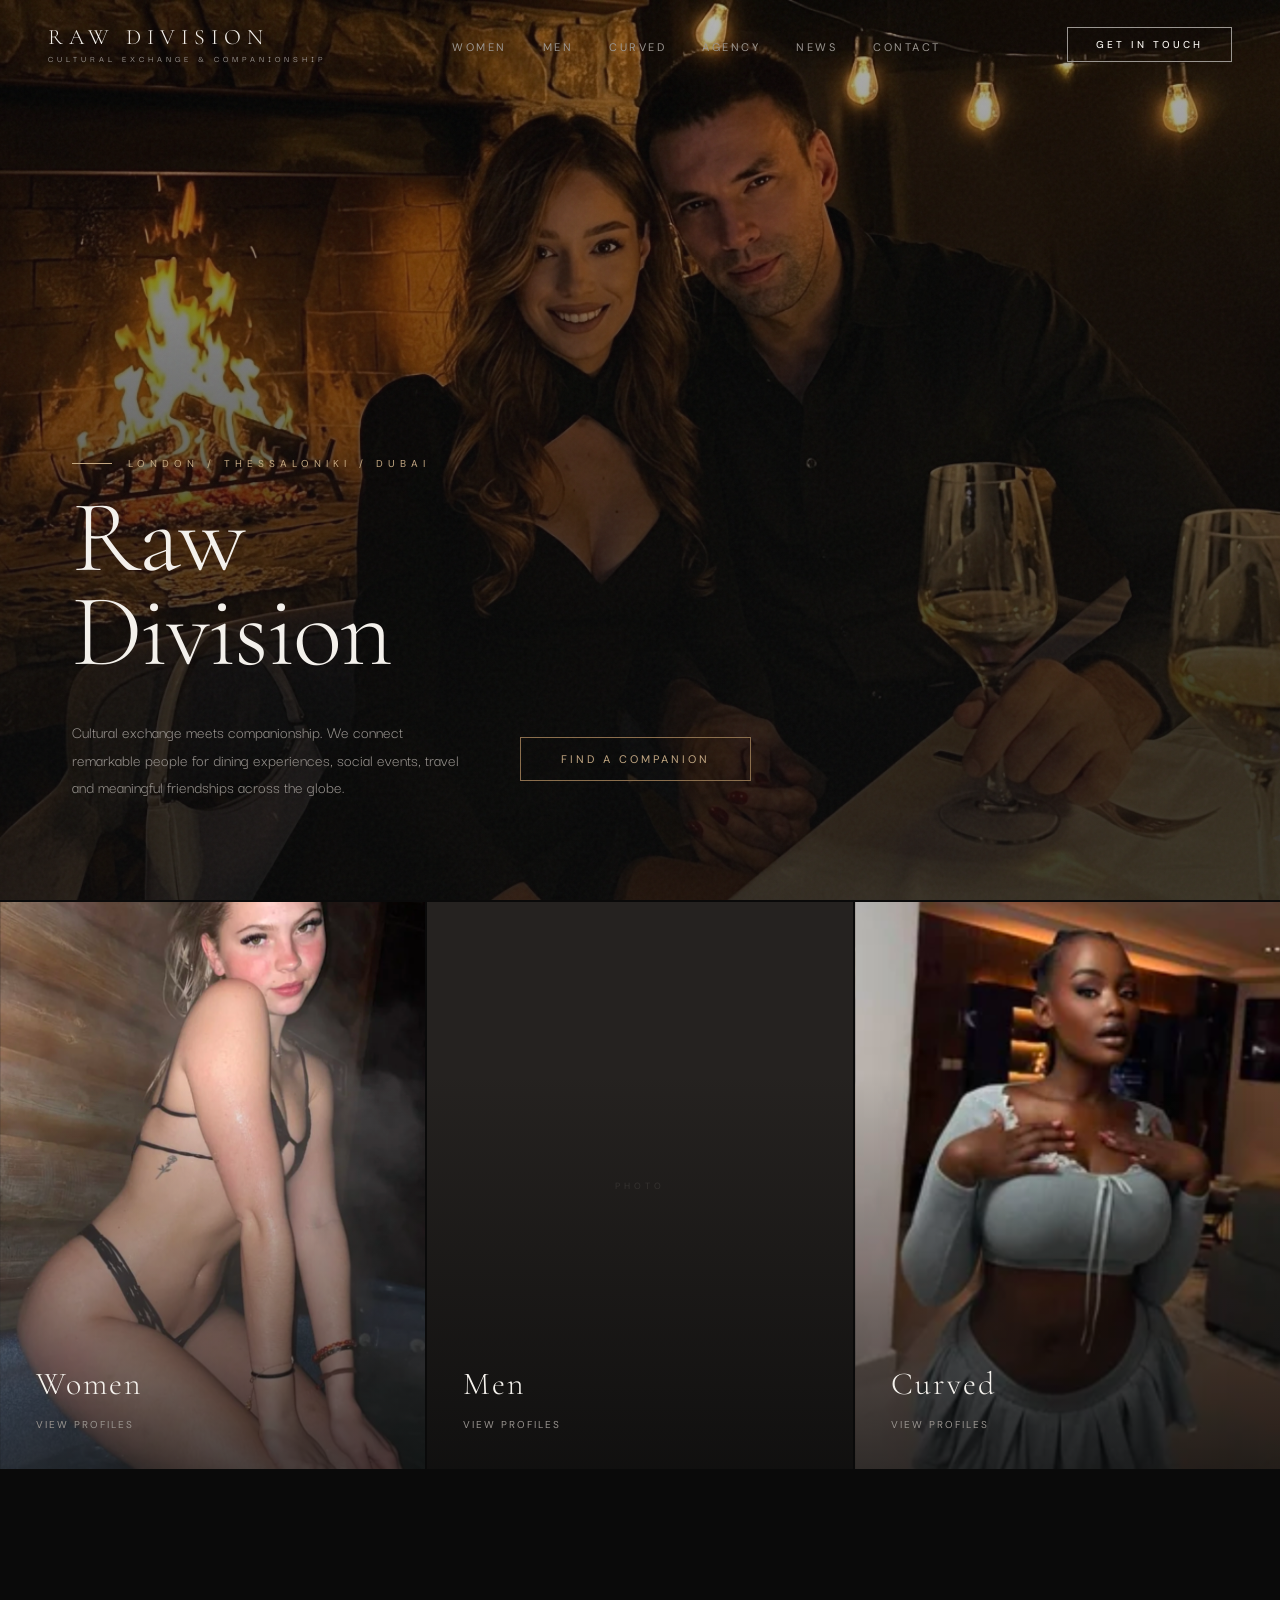
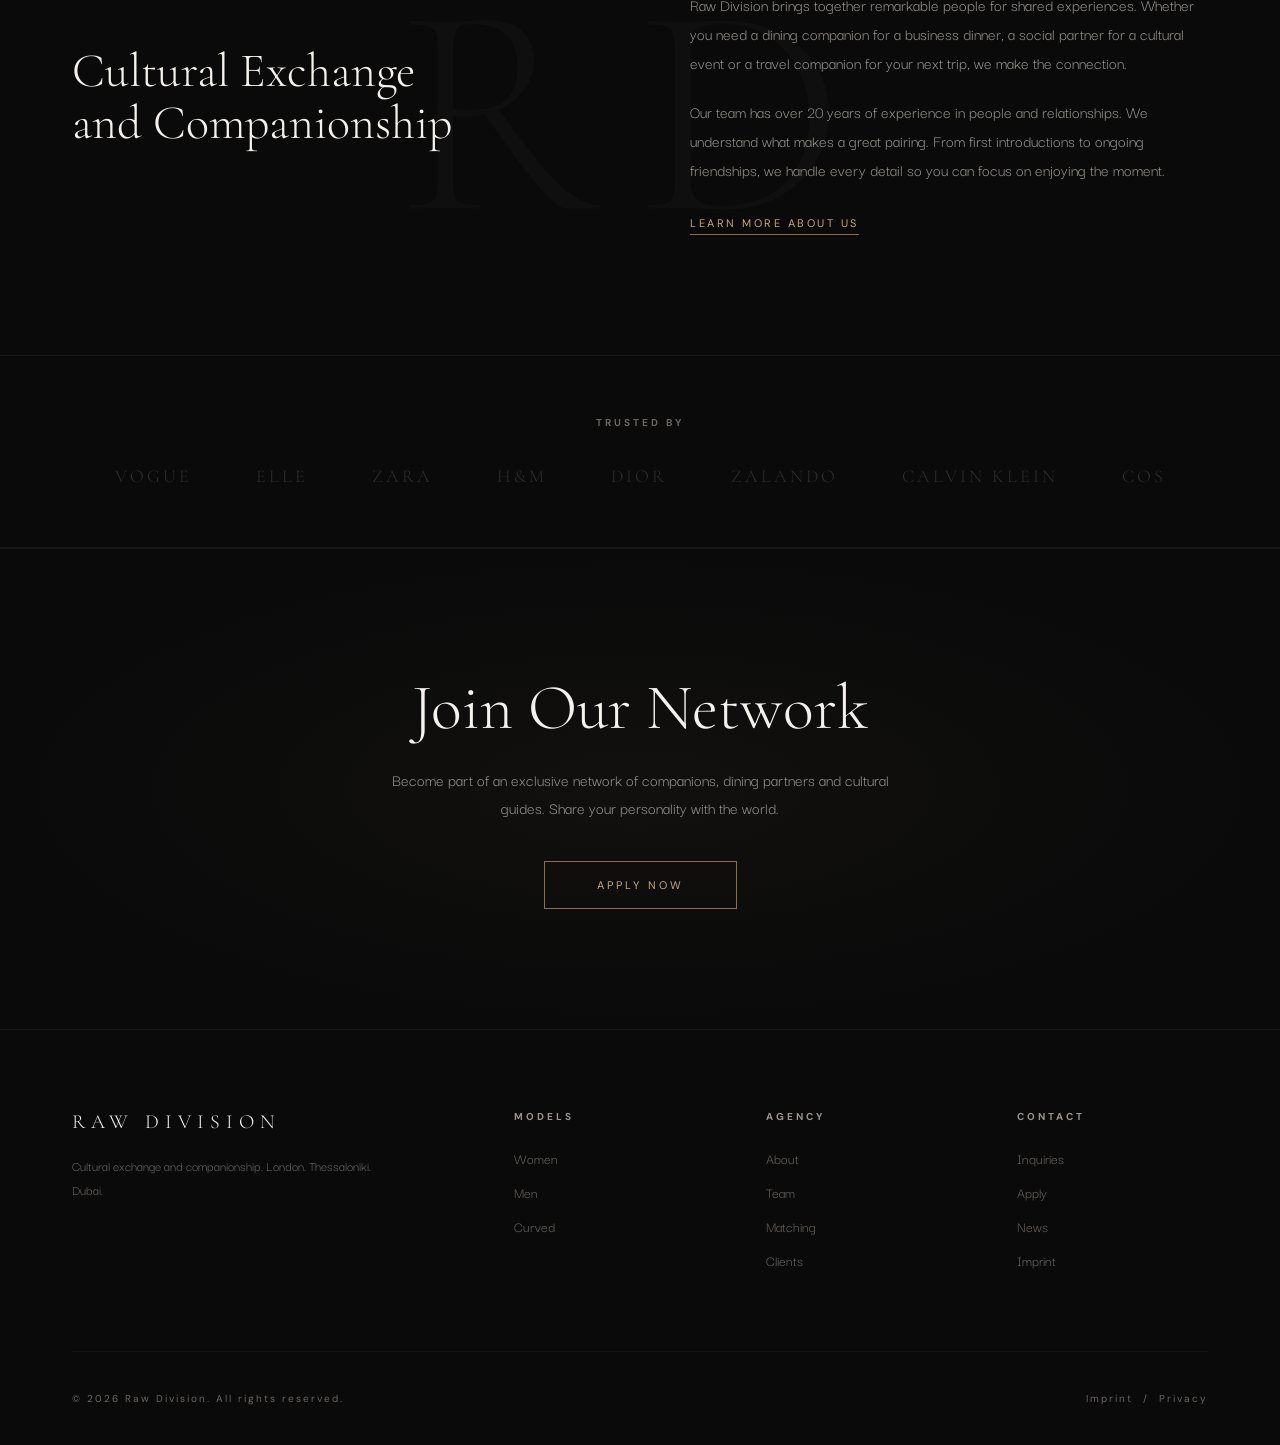
<file: index.html>
<!DOCTYPE html>
<html lang="en">
<head>
<meta charset="UTF-8">
<meta name="viewport" content="width=device-width, initial-scale=1.0">
<title>Raw Division | Cultural Exchange and Companionship</title>
<link rel="stylesheet" href="styles.css">
<style>
  /* ── HOME HERO ── */
  .home-hero {
    min-height: 100vh;
    position: relative;
    display: flex;
    flex-direction: column;
    justify-content: flex-end;
    overflow: hidden;
  }
  .home-hero-bg {
    position: absolute;
    inset: 0;
    background: var(--dark-gray);
  }
  .home-hero-bg::after {
    content: '';
    position: absolute;
    inset: 0;
    background: linear-gradient(180deg, var(--scrim-light) 0%, var(--scrim-deep) 80%);
  }
  .home-hero-content {
    position: relative;
    z-index: var(--z-overlay);
    padding: 0 72px 100px;
  }
  .home-hero-content .hero-tag {
    font-family: var(--font-ui);
    font-size: 10px;
    letter-spacing: 5px;
    text-transform: uppercase;
    color: var(--accent);
    margin-bottom: 20px;
    display: flex;
    align-items: center;
    gap: 16px;
  }
  .home-hero-content .hero-tag::before {
    content: '';
    width: 40px;
    height: 1px;
    background: var(--accent);
  }
  .home-hero-content h1 {
    font-family: var(--font-display);
    font-size: clamp(56px, 8vw, 130px);
    font-weight: 300;
    line-height: 0.92;
    letter-spacing: -2px;
    max-width: 900px;
  }

  .home-hero-sub {
    display: flex;
    align-items: center;
    gap: 48px;
    margin-top: 40px;
  }
  .home-hero-sub p {
    font-family: var(--font-body);
    font-size: 17px;
    color: var(--warm-gray);
    max-width: 400px;
    line-height: 1.6;
  }
  .home-hero-sub .hero-cta {
    font-family: var(--font-ui);
    font-size: 11px;
    letter-spacing: 3px;
    text-transform: uppercase;
    padding: 14px 40px;
    border: 1px solid var(--accent-dark);
    color: var(--accent);
    transition: all 0.3s;
    white-space: nowrap;
  }
  .home-hero-sub .hero-cta:hover {
    background: var(--accent);
    color: var(--black);
  }

  /* ── CATEGORY STRIP ── */
  .category-strip {
    display: grid;
    grid-template-columns: repeat(3, 1fr);
    gap: 2px;
    padding: 2px 0;
  }
  .category-card {
    position: relative;
    aspect-ratio: 3/4;
    background: var(--dark-gray);
    overflow: hidden;
    display: flex;
    align-items: flex-end;
    cursor: pointer;
  }
  .category-card-bg {
    position: absolute;
    inset: 0;
    transition: transform var(--duration-slower) var(--ease-out);
  }
  .category-card:hover .category-card-bg { transform: scale(1.05); }
  .category-card::after {
    content: '';
    position: absolute;
    inset: 0;
    background: linear-gradient(180deg, transparent 30%, var(--scrim-heavy) 100%);
    z-index: var(--z-content);
  }
  .category-card-content {
    position: relative;
    z-index: var(--z-overlay);
    padding: 36px;
  }
  .category-card-content h3 {
    font-family: var(--font-display);
    font-size: 32px;
    font-weight: 300;
    letter-spacing: 2px;
    margin-bottom: 8px;
  }
  .category-card-content span {
    font-family: var(--font-ui);
    font-size: 10px;
    letter-spacing: 2px;
    text-transform: uppercase;
    color: var(--warm-gray);
  }
  .category-card .ph-text {
    position: absolute;
    top: 50%;
    left: 50%;
    transform: translate(-50%,-50%);
    font-family: var(--font-ui);
    font-size: 9px;
    letter-spacing: 4px;
    color: var(--mid-gray);
    opacity: var(--ph-opacity);
    text-transform: uppercase;
  }
  .category-card:nth-child(1) .category-card-bg { background-color: var(--surface-1); }
  .category-card:nth-child(2) .category-card-bg { background-color: var(--surface-2); }
  .category-card:nth-child(3) .category-card-bg { background-color: var(--surface-3); }
  .category-card:nth-child(4) .category-card-bg { background-color: var(--surface-4); }

  /* ── ABOUT STRIP ── */
  .about-strip {
    padding: 120px 72px;
    display: grid;
    grid-template-columns: 1fr 1fr;
    gap: 100px;
    align-items: center;
    position: relative;
  }
  .about-strip::before {
    content: 'RD';
    position: absolute;
    top: 50%;
    left: 50%;
    transform: translate(-50%,-50%);
    font-family: var(--font-display);
    font-size: 300px;
    font-weight: 300;
    color: var(--watermark-faint);
    pointer-events: none;
    letter-spacing: 40px;
  }
  .about-left h2 {
    font-family: var(--font-display);
    font-size: 48px;
    font-weight: 300;
    line-height: 1.1;
    margin-bottom: 32px;
  }

  .about-right p {
    font-family: var(--font-body);
    font-size: 17px;
    color: var(--warm-gray);
    line-height: 1.7;
  }
  .about-right p + p { margin-top: 20px; }
  .about-right .about-cta {
    display: inline-block;
    margin-top: 32px;
    font-family: var(--font-ui);
    font-size: 11px;
    letter-spacing: 2.5px;
    text-transform: uppercase;
    color: var(--accent);
    border-bottom: 1px solid var(--accent-dark);
    padding-bottom: 4px;
    transition: color 0.3s, border-color 0.3s;
  }
  .about-right .about-cta:hover {
    color: var(--white);
    border-color: var(--white);
  }

  /* ── APPLICATION CTA ── */
  .apply-cta-section {
    padding: 120px 72px;
    text-align: center;
    position: relative;
    border-top: 1px solid var(--border-subtle);
  }
  .apply-cta-section::before {
    content: '';
    position: absolute;
    inset: 0;
    background: radial-gradient(ellipse at center, var(--overlay-accent-glow) 0%, transparent 70%);
    pointer-events: none;
  }
  .apply-cta-section h2 {
    font-family: var(--font-display);
    font-size: clamp(40px, 5vw, 72px);
    font-weight: 300;
    margin-bottom: 20px;
    position: relative;
    z-index: var(--z-overlay);
  }

  .apply-cta-section p {
    font-family: var(--font-body);
    font-size: 17px;
    color: var(--warm-gray);
    max-width: 500px;
    margin: 0 auto 40px;
    line-height: 1.6;
    position: relative;
    z-index: var(--z-overlay);
  }
  .apply-cta-section .apply-btn {
    display: inline-block;
    font-family: var(--font-ui);
    font-size: 11px;
    letter-spacing: 3px;
    text-transform: uppercase;
    padding: 16px 52px;
    border: 1px solid var(--accent-dark);
    color: var(--accent);
    transition: all 0.3s;
    position: relative;
    z-index: var(--z-overlay);
  }
  .apply-cta-section .apply-btn:hover {
    background: var(--accent);
    color: var(--black);
  }

  @media (max-width: 1024px) {
    .home-hero-content { padding: 0 32px 60px; }
    .category-strip { grid-template-columns: repeat(2, 1fr); }
    .about-strip { padding: 80px 32px; grid-template-columns: 1fr; gap: 40px; }
    .apply-cta-section { padding: 80px 32px; }
    .home-hero-sub { flex-direction: column; align-items: flex-start; gap: 24px; }
  }
  @media (max-width: 640px) {
    .category-strip { grid-template-columns: 1fr 1fr; }
  }
</style>
</head>
<body>

<!-- NAV -->
<nav class="nav" id="mainNav">
  <a href="index.html" class="nav-logo">Raw Division<span>Cultural Exchange &amp; Companionship</span></a>
  <ul class="nav-links">
    <li><a href="women.html">Women</a></li>
    <li><a href="men.html">Men</a></li>
    <li><a href="curved.html">Curved</a></li>
    <li><a href="agency.html">Agency</a></li>
    <li><a href="news.html">News</a></li>
    <li><a href="contact.html">Contact</a></li>
  </ul>
  <a href="contact.html" class="nav-cta">Get in Touch</a>
  <button class="hamburger" id="hamburgerBtn"><span></span><span></span><span></span></button>
</nav>
<div class="mobile-nav" id="mobileNav">
  <button class="mobile-nav-close" id="mobileNavClose">&times;</button>
  <a href="women.html">Women</a>
  <a href="men.html">Men</a>
  
  <a href="curved.html">Curved</a>
  <a href="agency.html">Agency</a>
  <a href="news.html">News</a>
  <a href="contact.html">Contact</a>
  <a href="apply.html">Apply</a>
</div>

<!-- HOME HERO -->
<section class="home-hero">
  <div class="home-hero-bg" style="background-image: url('images/hero-bg.png'); background-size: cover; background-position: center top;"></div>
  <div class="home-hero-content">
    <div class="hero-tag anim-fade-up anim-d1">London / Thessaloniki / Dubai</div>
    <h1 class="anim-fade-up anim-d2">Raw<br>Division</h1>
    <div class="home-hero-sub anim-fade-up anim-d3">
      <p>Cultural exchange meets companionship. We connect remarkable people for dining experiences, social events, travel and meaningful friendships across the globe.</p>
      <a href="contact.html" class="hero-cta">Find a Companion</a>
    </div>
  </div>
</section>

<!-- CATEGORY STRIP -->
<section class="category-strip">
  <a href="women.html" class="category-card reveal">
    <div class="category-card-bg" style="background-image: url('images/maren-voss-cover.png'); background-size: cover; background-position: center;"></div>
    <div class="category-card-content">
      <h3>Women</h3>
      <span>View Profiles</span>
    </div>
  </a>
  <a href="men.html" class="category-card reveal">
    <div class="category-card-bg"></div>
    <span class="ph-text">Photo</span>
    <div class="category-card-content">
      <h3>Men</h3>
      <span>View Profiles</span>
    </div>
  </a>
  <a href="curved.html" class="category-card reveal">
    <div class="category-card-bg" style="background-image: url('images/zola-mbeki-cover.png'); background-size: cover; background-position: center;"></div>
    <div class="category-card-content">
      <h3>Curved</h3>
      <span>View Profiles</span>
    </div>
  </a>
</section>

<!-- ABOUT -->
<section class="about-strip">
  <div class="about-left reveal">
    <h2>Cultural Exchange<br>and Companionship</h2>
  </div>
  <div class="about-right reveal">
    <p>Raw Division brings together remarkable people for shared experiences. Whether you need a dining companion for a business dinner, a social partner for a cultural event or a travel companion for your next trip, we make the connection.</p>
    <p>Our team has over 20 years of experience in people and relationships. We understand what makes a great pairing. From first introductions to ongoing friendships, we handle every detail so you can focus on enjoying the moment.</p>
    <a href="agency.html" class="about-cta">Learn More About Us</a>
  </div>
</section>

<!-- CLIENTS -->
<section class="clients-strip">
  <h4>Trusted By</h4>
  <div class="clients-logos">
    <span class="client-logo-placeholder">Vogue</span>
    <span class="client-logo-placeholder">Elle</span>
    <span class="client-logo-placeholder">Zara</span>
    <span class="client-logo-placeholder">H&M</span>
    <span class="client-logo-placeholder">Dior</span>
    <span class="client-logo-placeholder">Zalando</span>
    <span class="client-logo-placeholder">Calvin Klein</span>
    <span class="client-logo-placeholder">Cos</span>
  </div>
</section>

<!-- JOIN CTA -->
<section class="apply-cta-section">
  <h2 class="reveal">Join Our Network</h2>
  <p class="reveal">Become part of an exclusive network of companions, dining partners and cultural guides. Share your personality with the world.</p>
  <a href="apply.html" class="apply-btn reveal">Apply Now</a>
</section>

<!-- FOOTER -->
<footer class="footer">
  <div class="footer-top">
    <div class="footer-brand">
      <div class="footer-logo">Raw Division</div>
      <p>Cultural exchange and companionship. London. Thessaloniki. Dubai.</p>
    </div>
    <div class="footer-col">
      <h4>Models</h4>
      <ul>
        <li><a href="women.html">Women</a></li>
        <li><a href="men.html">Men</a></li>
        <li><a href="curved.html">Curved</a></li>
          </ul>
    </div>
    <div class="footer-col">
      <h4>Agency</h4>
      <ul>
        <li><a href="agency.html">About</a></li>
        <li><a href="agency.html#team">Team</a></li>
        <li><a href="contact.html">Matching</a></li>
        <li><a href="agency.html#clients">Clients</a></li>
      </ul>
    </div>
    <div class="footer-col">
      <h4>Contact</h4>
      <ul>
        <li><a href="contact.html">Inquiries</a></li>
        <li><a href="apply.html">Apply</a></li>
        <li><a href="news.html">News</a></li>
        <li><a href="#">Imprint</a></li>
      </ul>
    </div>
  </div>
  <div class="footer-bottom">
    <p>&copy; 2026 Raw Division. All rights reserved.</p>
    <p>Imprint &nbsp;/&nbsp; Privacy</p>
  </div>
</footer>

<script src="main.js"></script>
</body>
</html>
</file>
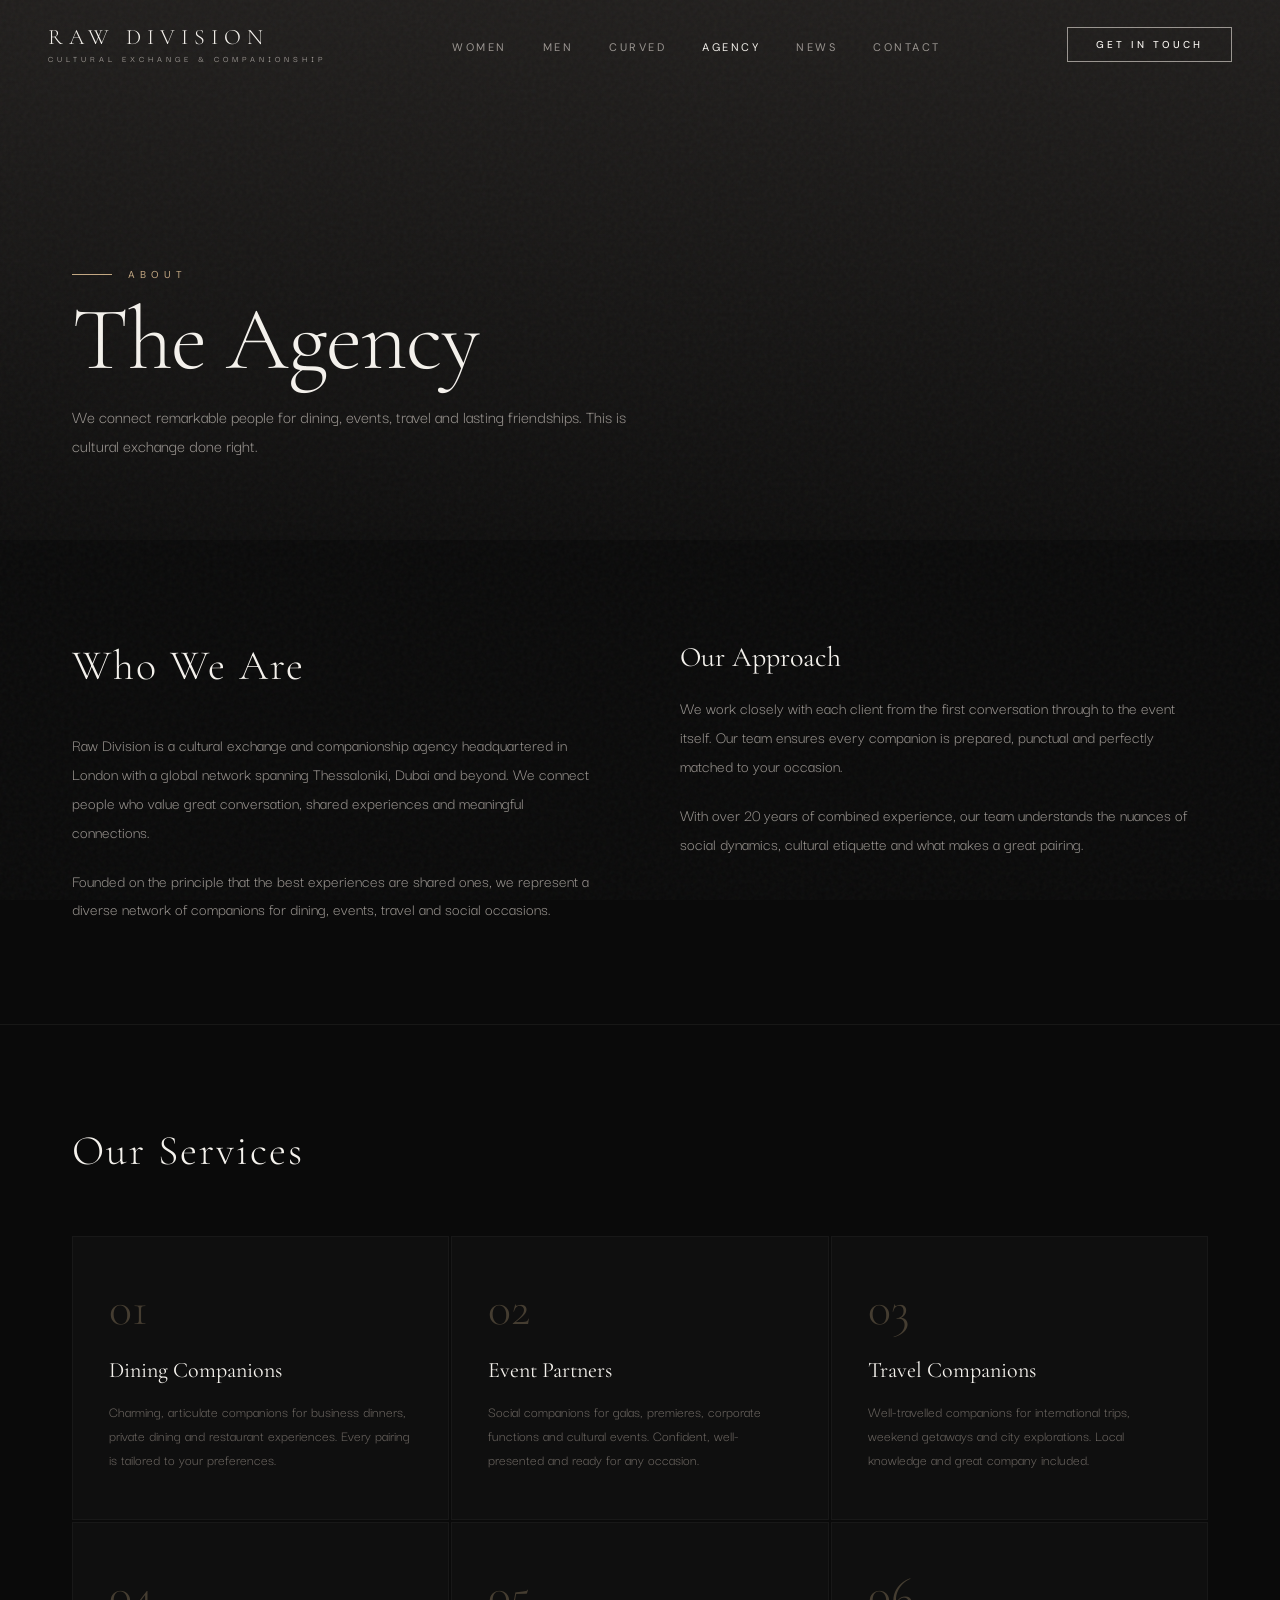
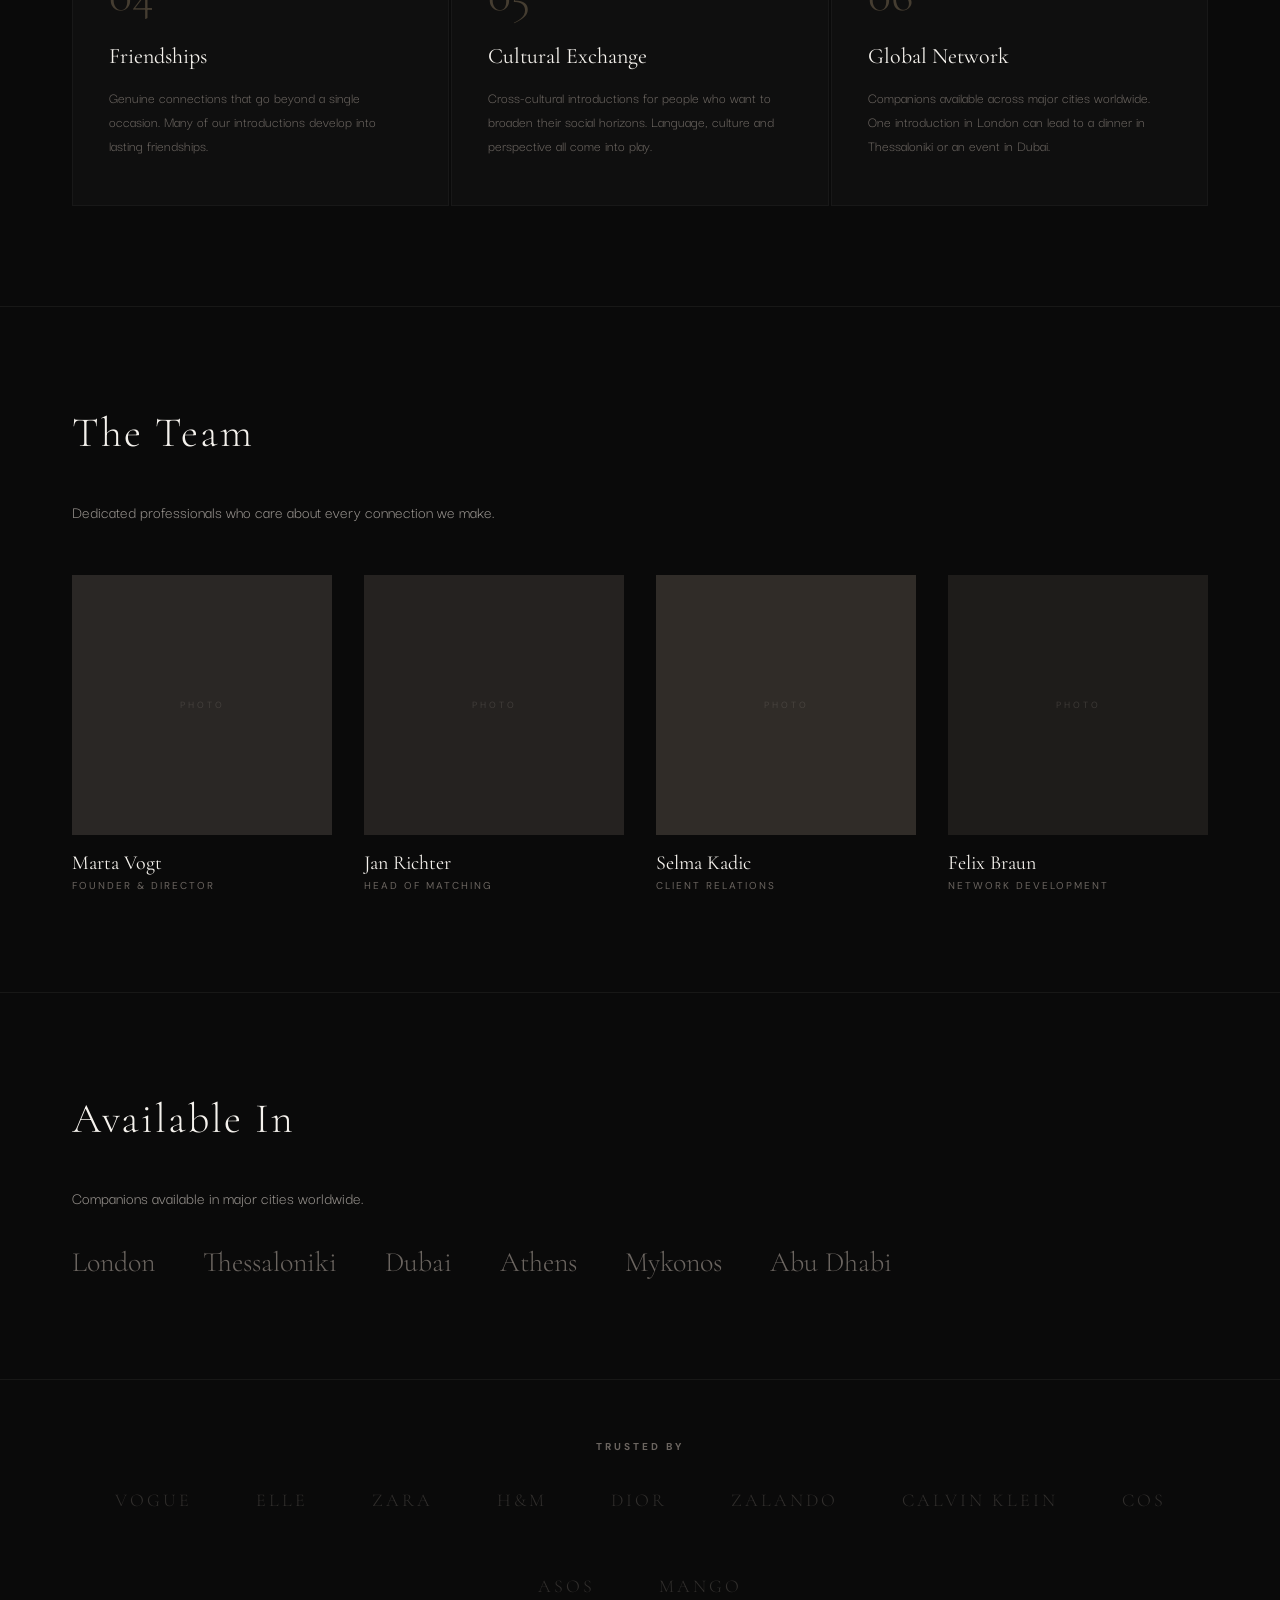
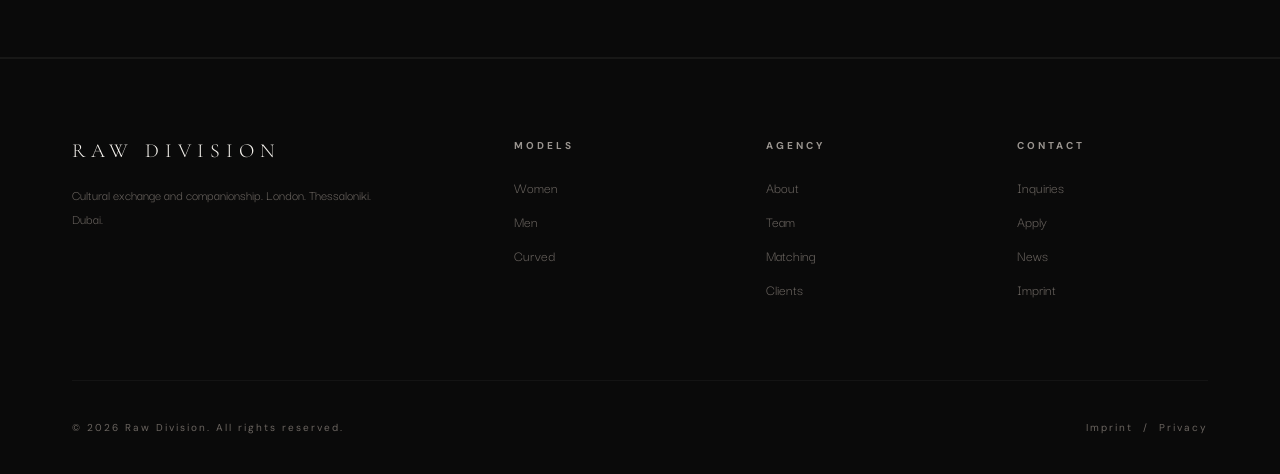
<file: agency.html>
<!DOCTYPE html>
<html lang="en">
<head>
<meta charset="UTF-8">
<meta name="viewport" content="width=device-width, initial-scale=1.0">
<title>Agency | Raw Division</title>
<link rel="stylesheet" href="styles.css">
<style>
  .team-grid {
    display: grid;
    grid-template-columns: repeat(4, 1fr);
    gap: 32px;
    margin-top: 48px;
  }
  .team-card-img {
    aspect-ratio: 1/1;
    background: var(--dark-gray);
    margin-bottom: 16px;
    display: flex;
    align-items: center;
    justify-content: center;
  }
  .team-card-img .ph-label {
    font-family: var(--font-ui);
    font-size: 9px;
    letter-spacing: 3px;
    color: var(--mid-gray);
    opacity: var(--ph-opacity);
    text-transform: uppercase;
  }
  .team-card:nth-child(4n+1) .team-card-img { background-color: var(--surface-1); }
  .team-card:nth-child(4n+2) .team-card-img { background-color: var(--surface-2); }
  .team-card:nth-child(4n+3) .team-card-img { background-color: var(--surface-3); }
  .team-card:nth-child(4n+4) .team-card-img { background-color: var(--surface-4); }
  .team-card-name {
    font-family: var(--font-display);
    font-size: 20px;
    font-weight: 400;
    margin-bottom: 4px;
  }
  .team-card-role {
    font-family: var(--font-ui);
    font-size: 10px;
    letter-spacing: 2px;
    text-transform: uppercase;
    color: var(--mid-gray);
  }
  .cities-row {
    display: flex;
    gap: 48px;
    flex-wrap: wrap;
    margin-top: 32px;
  }
  .city-item {
    font-family: var(--font-display);
    font-size: 28px;
    font-weight: 300;
    color: var(--mid-gray);
    transition: color 0.3s;
    cursor: default;
  }
  .city-item:hover { color: var(--accent); }
  @media (max-width: 1024px) {
    .team-grid { grid-template-columns: repeat(2, 1fr); }
  }
  @media (max-width: 640px) {
    .team-grid { grid-template-columns: 1fr 1fr; gap: 20px; }
    .cities-row { gap: 24px; }
    .city-item { font-size: 22px; }
  }
</style>
</head>
<body>

<nav class="nav" id="mainNav">
  <a href="index.html" class="nav-logo">Raw Division<span>Cultural Exchange &amp; Companionship</span></a>
  <ul class="nav-links">
    <li><a href="women.html">Women</a></li>
    <li><a href="men.html">Men</a></li>
    <li><a href="curved.html">Curved</a></li>
    <li><a href="agency.html" class="active">Agency</a></li>
    <li><a href="news.html">News</a></li>
    <li><a href="contact.html">Contact</a></li>
  </ul>
  <a href="contact.html" class="nav-cta">Get in Touch</a>
  <button class="hamburger" id="hamburgerBtn"><span></span><span></span><span></span></button>
</nav>
<div class="mobile-nav" id="mobileNav">
  <button class="mobile-nav-close" id="mobileNavClose">&times;</button>
  <a href="women.html">Women</a><a href="men.html">Men</a>
  <a href="curved.html">Curved</a><a href="agency.html">Agency</a><a href="news.html">News</a>
  <a href="contact.html">Contact</a><a href="apply.html">Apply</a>
</div>

<section class="page-hero">
  <div class="page-hero-bg"></div>
  <div class="page-hero-pre anim-fade-up anim-d1">About</div>
  <h1 class="anim-fade-up anim-d2">The Agency</h1>
  <p class="hero-sub anim-fade-up anim-d3">We connect remarkable people for dining, events, travel and lasting friendships. This is cultural exchange done right.</p>
</section>

<!-- ABOUT -->
<section class="content-section">
  <div class="two-col">
    <div class="reveal">
      <h2>Who We Are</h2>
      <p>Raw Division is a cultural exchange and companionship agency headquartered in London with a global network spanning Thessaloniki, Dubai and beyond. We connect people who value great conversation, shared experiences and meaningful connections.</p>
      <p>Founded on the principle that the best experiences are shared ones, we represent a diverse network of companions for dining, events, travel and social occasions.</p>
    </div>
    <div class="reveal">
      <h3>Our Approach</h3>
      <p>We work closely with each client from the first conversation through to the event itself. Our team ensures every companion is prepared, punctual and perfectly matched to your occasion.</p>
      <p>With over 20 years of combined experience, our team understands the nuances of social dynamics, cultural etiquette and what makes a great pairing.</p>
    </div>
  </div>
</section>

<!-- SERVICES -->
<section class="content-section bordered">
  <h2 class="reveal">Our Services</h2>
  <div class="features-grid">
    <div class="feature-card reveal">
      <div class="feature-number">01</div>
      <h4>Dining Companions</h4>
      <p>Charming, articulate companions for business dinners, private dining and restaurant experiences. Every pairing is tailored to your preferences.</p>
    </div>
    <div class="feature-card reveal">
      <div class="feature-number">02</div>
      <h4>Event Partners</h4>
      <p>Social companions for galas, premieres, corporate functions and cultural events. Confident, well-presented and ready for any occasion.</p>
    </div>
    <div class="feature-card reveal">
      <div class="feature-number">03</div>
      <h4>Travel Companions</h4>
      <p>Well-travelled companions for international trips, weekend getaways and city explorations. Local knowledge and great company included.</p>
    </div>
    <div class="feature-card reveal">
      <div class="feature-number">04</div>
      <h4>Friendships</h4>
      <p>Genuine connections that go beyond a single occasion. Many of our introductions develop into lasting friendships.</p>
    </div>
    <div class="feature-card reveal">
      <div class="feature-number">05</div>
      <h4>Cultural Exchange</h4>
      <p>Cross-cultural introductions for people who want to broaden their social horizons. Language, culture and perspective all come into play.</p>
    </div>
    <div class="feature-card reveal">
      <div class="feature-number">06</div>
      <h4>Global Network</h4>
      <p>Companions available across major cities worldwide. One introduction in London can lead to a dinner in Thessaloniki or an event in Dubai.</p>
    </div>
  </div>
</section>

<!-- TEAM -->
<section class="content-section bordered" id="team">
  <h2 class="reveal">The Team</h2>
  <p class="reveal">Dedicated professionals who care about every connection we make.</p>
  <div class="team-grid">
    <div class="team-card reveal">
      <div class="team-card-img"><span class="ph-label">Photo</span></div>
      <div class="team-card-name">Marta Vogt</div>
      <div class="team-card-role">Founder &amp; Director</div>
    </div>
    <div class="team-card reveal">
      <div class="team-card-img"><span class="ph-label">Photo</span></div>
      <div class="team-card-name">Jan Richter</div>
      <div class="team-card-role">Head of Matching</div>
    </div>
    <div class="team-card reveal">
      <div class="team-card-img"><span class="ph-label">Photo</span></div>
      <div class="team-card-name">Selma Kadic</div>
      <div class="team-card-role">Client Relations</div>
    </div>
    <div class="team-card reveal">
      <div class="team-card-img"><span class="ph-label">Photo</span></div>
      <div class="team-card-name">Felix Braun</div>
      <div class="team-card-role">Network Development</div>
    </div>
  </div>
</section>

<!-- CITIES -->
<section class="content-section bordered">
  <h2 class="reveal">Available In</h2>
  <p class="reveal">Companions available in major cities worldwide.</p>
  <div class="cities-row reveal">
    <span class="city-item">London</span>
    <span class="city-item">Thessaloniki</span>
    <span class="city-item">Dubai</span>
    <span class="city-item">Athens</span>
    <span class="city-item">Mykonos</span>
    <span class="city-item">Abu Dhabi</span>
  </div>
</section>

<!-- CLIENTS -->
<section class="clients-strip" id="clients">
  <h4>Trusted By</h4>
  <div class="clients-logos">
    <span class="client-logo-placeholder">Vogue</span>
    <span class="client-logo-placeholder">Elle</span>
    <span class="client-logo-placeholder">Zara</span>
    <span class="client-logo-placeholder">H&M</span>
    <span class="client-logo-placeholder">Dior</span>
    <span class="client-logo-placeholder">Zalando</span>
    <span class="client-logo-placeholder">Calvin Klein</span>
    <span class="client-logo-placeholder">Cos</span>
    <span class="client-logo-placeholder">ASOS</span>
    <span class="client-logo-placeholder">Mango</span>
  </div>
</section>

<footer class="footer">
  <div class="footer-top">
    <div class="footer-brand"><div class="footer-logo">Raw Division</div><p>Cultural exchange and companionship. London. Thessaloniki. Dubai.</p></div>
    <div class="footer-col"><h4>Models</h4><ul><li><a href="women.html">Women</a></li><li><a href="men.html">Men</a></li><li><a href="curved.html">Curved</a></li><li></li></ul></div>
    <div class="footer-col"><h4>Agency</h4><ul><li><a href="agency.html">About</a></li><li><a href="agency.html#team">Team</a></li><li><a href="contact.html">Matching</a></li><li><a href="agency.html#clients">Clients</a></li></ul></div>
    <div class="footer-col"><h4>Contact</h4><ul><li><a href="contact.html">Inquiries</a></li><li><a href="apply.html">Apply</a></li><li><a href="news.html">News</a></li><li><a href="#">Imprint</a></li></ul></div>
  </div>
  <div class="footer-bottom"><p>&copy; 2026 Raw Division. All rights reserved.</p><p>Imprint &nbsp;/&nbsp; Privacy</p></div>
</footer>
<script src="main.js"></script>
</body>
</html>
</file>
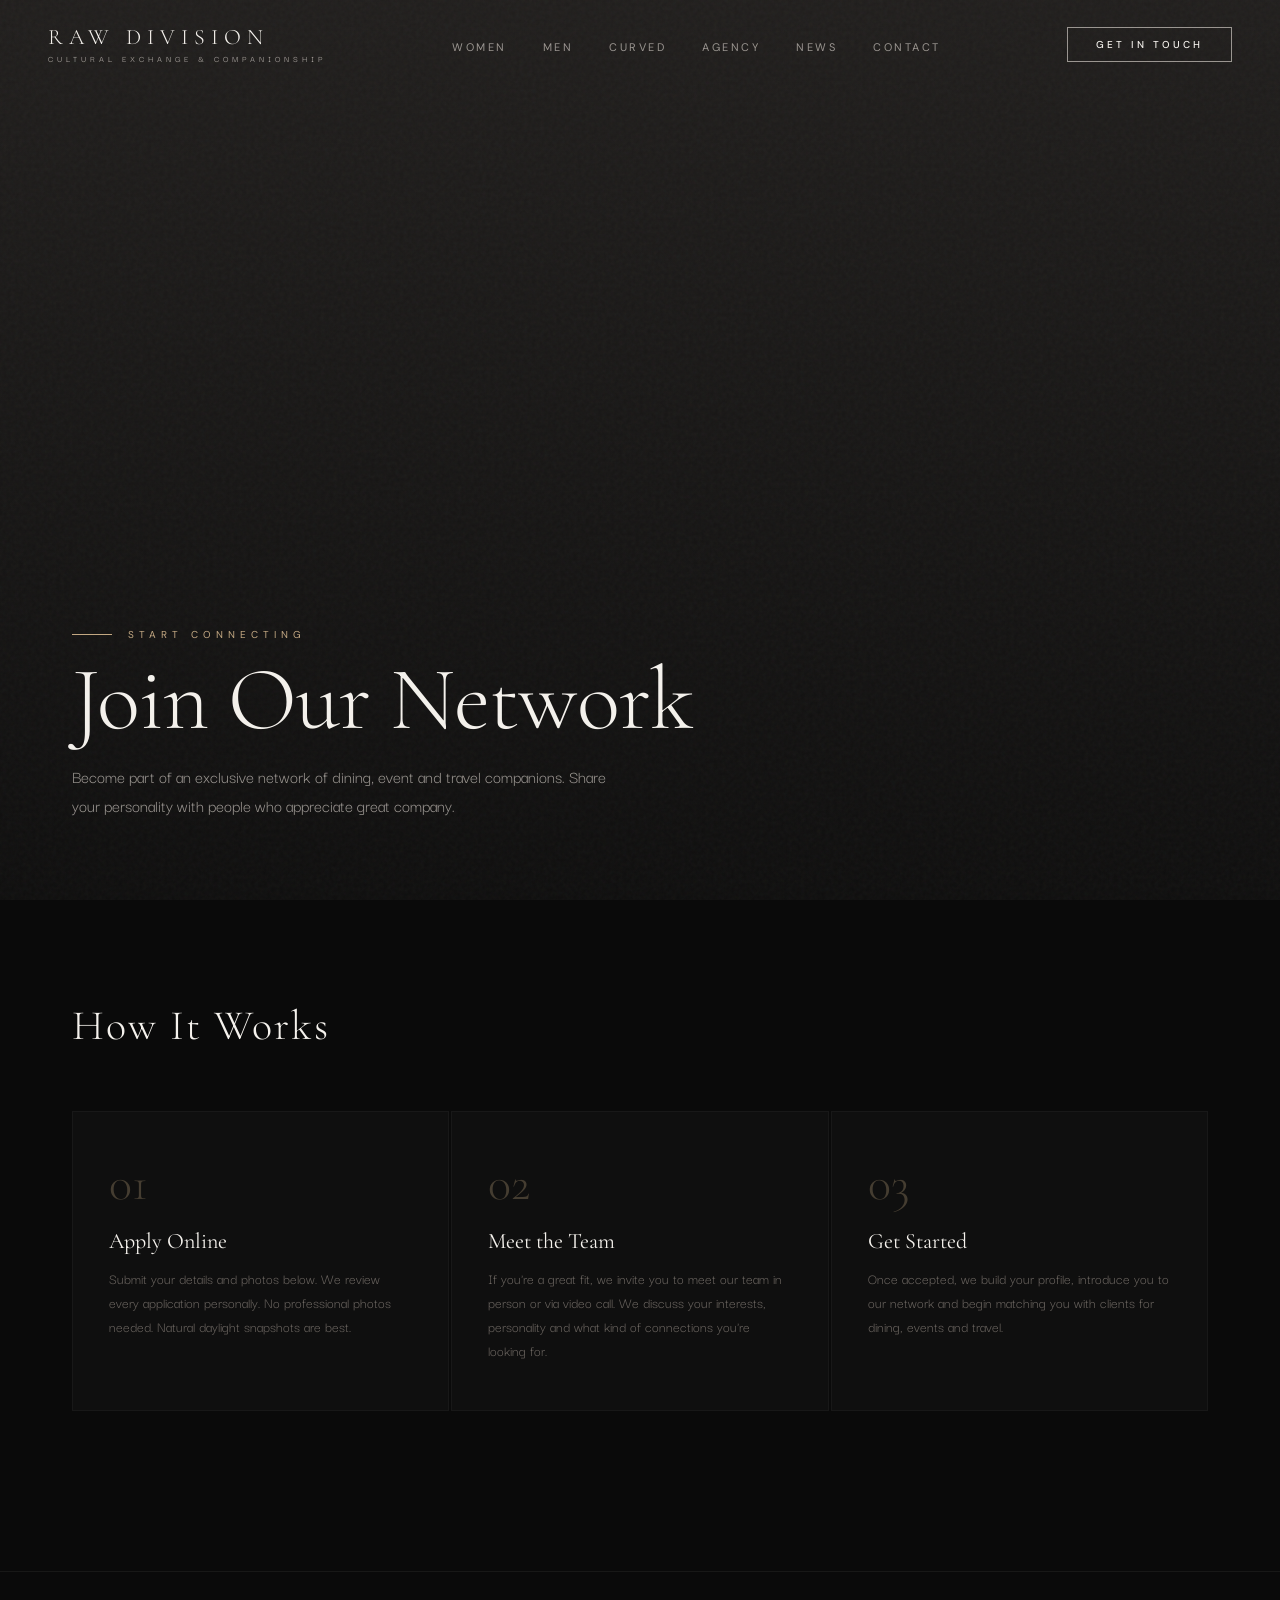
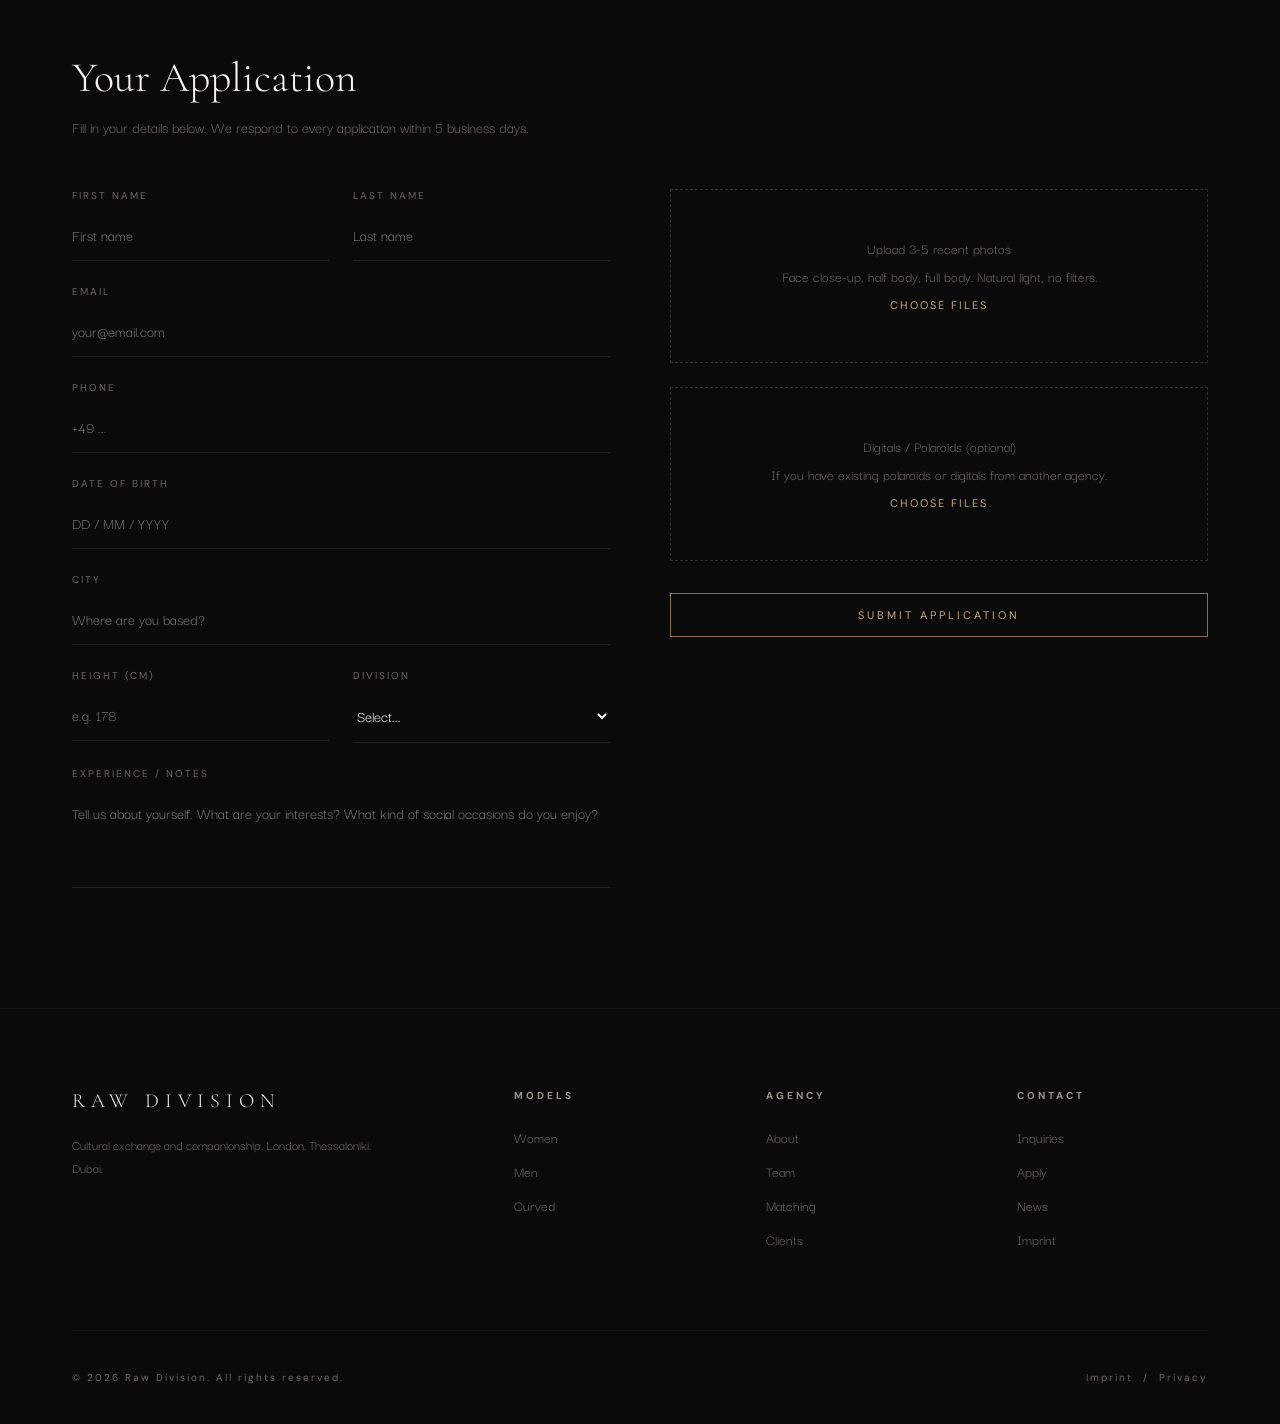
<file: apply.html>
<!DOCTYPE html>
<html lang="en">
<head>
<meta charset="UTF-8">
<meta name="viewport" content="width=device-width, initial-scale=1.0">
<title>Apply | Raw Division</title>
<link rel="stylesheet" href="styles.css">
<style>
  .apply-steps {
    display: grid;
    grid-template-columns: repeat(3, 1fr);
    gap: 2px;
    margin: 60px 0;
  }
  .apply-step {
    padding: 48px 36px;
    background: var(--overlay-faint);
    border: 1px solid var(--border-muted);
  }
  .apply-step-num {
    font-family: var(--font-display);
    font-size: 48px;
    font-weight: 300;
    color: var(--accent-muted);
    margin-bottom: 20px;
    line-height: 1;
  }
  .apply-step h4 {
    font-family: var(--font-display);
    font-size: 22px;
    font-weight: 400;
    margin-bottom: 12px;
    color: var(--white);
  }
  .apply-step p {
    font-family: var(--font-body);
    font-size: 15px;
    color: var(--mid-gray);
    line-height: 1.6;
  }
  .apply-form-section {
    padding: 80px 72px 120px;
    border-top: 1px solid var(--border-subtle);
  }
  .apply-form-section h2 {
    font-family: var(--font-display);
    font-size: 42px;
    font-weight: 300;
    margin-bottom: 12px;
  }
  .apply-form-section > p {
    font-family: var(--font-body);
    font-size: 16px;
    color: var(--mid-gray);
    margin-bottom: 48px;
    max-width: 560px;
    line-height: 1.6;
  }
  .apply-form-grid {
    display: grid;
    grid-template-columns: 1fr 1fr;
    gap: 60px;
  }
  .form-row {
    display: grid;
    grid-template-columns: 1fr 1fr;
    gap: 24px;
  }
  .upload-area-spaced { margin-bottom: var(--space-lg); }
  .upload-hint {
    font-size: 13px;
    margin-top: var(--space-sm);
  }
  .submit-btn--full {
    margin-top: var(--space-xl);
    width: 100%;
  }
  @media (max-width: 1024px) {
    .apply-steps { grid-template-columns: 1fr; }
    .apply-form-section { padding: 60px 32px 80px; }
    .apply-form-grid { grid-template-columns: 1fr; gap: 40px; }
  }
  @media (max-width: 640px) {
    .form-row { grid-template-columns: 1fr; }
  }
</style>
</head>
<body>

<nav class="nav" id="mainNav">
  <a href="index.html" class="nav-logo">Raw Division<span>Cultural Exchange &amp; Companionship</span></a>
  <ul class="nav-links">
    <li><a href="women.html">Women</a></li>
    <li><a href="men.html">Men</a></li>
    <li><a href="curved.html">Curved</a></li>
    <li><a href="agency.html">Agency</a></li>
    <li><a href="news.html">News</a></li>
    <li><a href="contact.html">Contact</a></li>
  </ul>
  <a href="contact.html" class="nav-cta">Get in Touch</a>
  <button class="hamburger" id="hamburgerBtn"><span></span><span></span><span></span></button>
</nav>
<div class="mobile-nav" id="mobileNav">
  <button class="mobile-nav-close" id="mobileNavClose">&times;</button>
  <a href="women.html">Women</a><a href="men.html">Men</a>
  <a href="curved.html">Curved</a><a href="agency.html">Agency</a><a href="news.html">News</a>
  <a href="contact.html">Contact</a><a href="apply.html">Apply</a>
</div>

<section class="page-hero full">
  <div class="page-hero-bg"></div>
  <div class="page-hero-pre anim-fade-up anim-d1">Start Connecting</div>
  <h1 class="anim-fade-up anim-d2">Join Our Network</h1>
  <p class="hero-sub anim-fade-up anim-d3">Become part of an exclusive network of dining, event and travel companions. Share your personality with people who appreciate great company.</p>
</section>

<!-- HOW IT WORKS -->
<section class="content-section">
  <h2 class="reveal">How It Works</h2>
  <div class="apply-steps">
    <div class="apply-step reveal">
      <div class="apply-step-num">01</div>
      <h4>Apply Online</h4>
      <p>Submit your details and photos below. We review every application personally. No professional photos needed. Natural daylight snapshots are best.</p>
    </div>
    <div class="apply-step reveal">
      <div class="apply-step-num">02</div>
      <h4>Meet the Team</h4>
      <p>If you're a great fit, we invite you to meet our team in person or via video call. We discuss your interests, personality and what kind of connections you're looking for.</p>
    </div>
    <div class="apply-step reveal">
      <div class="apply-step-num">03</div>
      <h4>Get Started</h4>
      <p>Once accepted, we build your profile, introduce you to our network and begin matching you with clients for dining, events and travel.</p>
    </div>
  </div>
</section>

<!-- APPLICATION FORM -->
<section class="apply-form-section">
  <h2 class="reveal">Your Application</h2>
  <p class="reveal">Fill in your details below. We respond to every application within 5 business days.</p>

  <div class="apply-form-grid">
    <div class="contact-form reveal">
      <div class="form-row">
        <div class="form-group">
          <label for="first-name">First Name</label>
          <input type="text" id="first-name" placeholder="First name">
        </div>
        <div class="form-group">
          <label for="last-name">Last Name</label>
          <input type="text" id="last-name" placeholder="Last name">
        </div>
      </div>
      <div class="form-group">
        <label for="apply-email">Email</label>
        <input type="email" id="apply-email" placeholder="your@email.com">
      </div>
      <div class="form-group">
        <label for="phone">Phone</label>
        <input type="tel" id="phone" placeholder="+49 ...">
      </div>
      <div class="form-group">
        <label for="dob">Date of Birth</label>
        <input type="text" id="dob" placeholder="DD / MM / YYYY">
      </div>
      <div class="form-group">
        <label for="city">City</label>
        <input type="text" id="city" placeholder="Where are you based?">
      </div>
      <div class="form-row">
        <div class="form-group">
          <label for="height">Height (cm)</label>
          <input type="text" id="height" placeholder="e.g. 178">
        </div>
        <div class="form-group">
          <label for="gender">Division</label>
          <select id="gender">
            <option value="">Select...</option>
            <option value="women">Women</option>
            <option value="men">Men</option>
            <option value="curved">Curved</option>
          </select>
        </div>
      </div>
      <div class="form-group">
        <label for="experience">Experience / Notes</label>
        <textarea id="experience" placeholder="Tell us about yourself. What are your interests? What kind of social occasions do you enjoy?"></textarea>
      </div>
    </div>

    <div class="reveal">
      <div class="apply-upload-area upload-area-spaced">
        <p>Upload 3-5 recent photos</p>
        <p class="upload-hint">Face close-up, half body, full body. Natural light, no filters.</p>
        <span class="upload-cta">Choose Files</span>
      </div>
      <div class="apply-upload-area">
        <p>Digitals / Polaroids (optional)</p>
        <p class="upload-hint">If you have existing polaroids or digitals from another agency.</p>
        <span class="upload-cta">Choose Files</span>
      </div>
      <button class="submit-btn submit-btn--full" type="button">Submit Application</button>
    </div>
  </div>
</section>

<footer class="footer">
  <div class="footer-top">
    <div class="footer-brand"><div class="footer-logo">Raw Division</div><p>Cultural exchange and companionship. London. Thessaloniki. Dubai.</p></div>
    <div class="footer-col"><h4>Models</h4><ul><li><a href="women.html">Women</a></li><li><a href="men.html">Men</a></li><li><a href="curved.html">Curved</a></li><li></li></ul></div>
    <div class="footer-col"><h4>Agency</h4><ul><li><a href="agency.html">About</a></li><li><a href="agency.html#team">Team</a></li><li><a href="contact.html">Matching</a></li><li><a href="agency.html#clients">Clients</a></li></ul></div>
    <div class="footer-col"><h4>Contact</h4><ul><li><a href="contact.html">Inquiries</a></li><li><a href="apply.html">Apply</a></li><li><a href="news.html">News</a></li><li><a href="#">Imprint</a></li></ul></div>
  </div>
  <div class="footer-bottom"><p>&copy; 2026 Raw Division. All rights reserved.</p><p>Imprint &nbsp;/&nbsp; Privacy</p></div>
</footer>
<script src="main.js"></script>
</body>
</html>
</file>
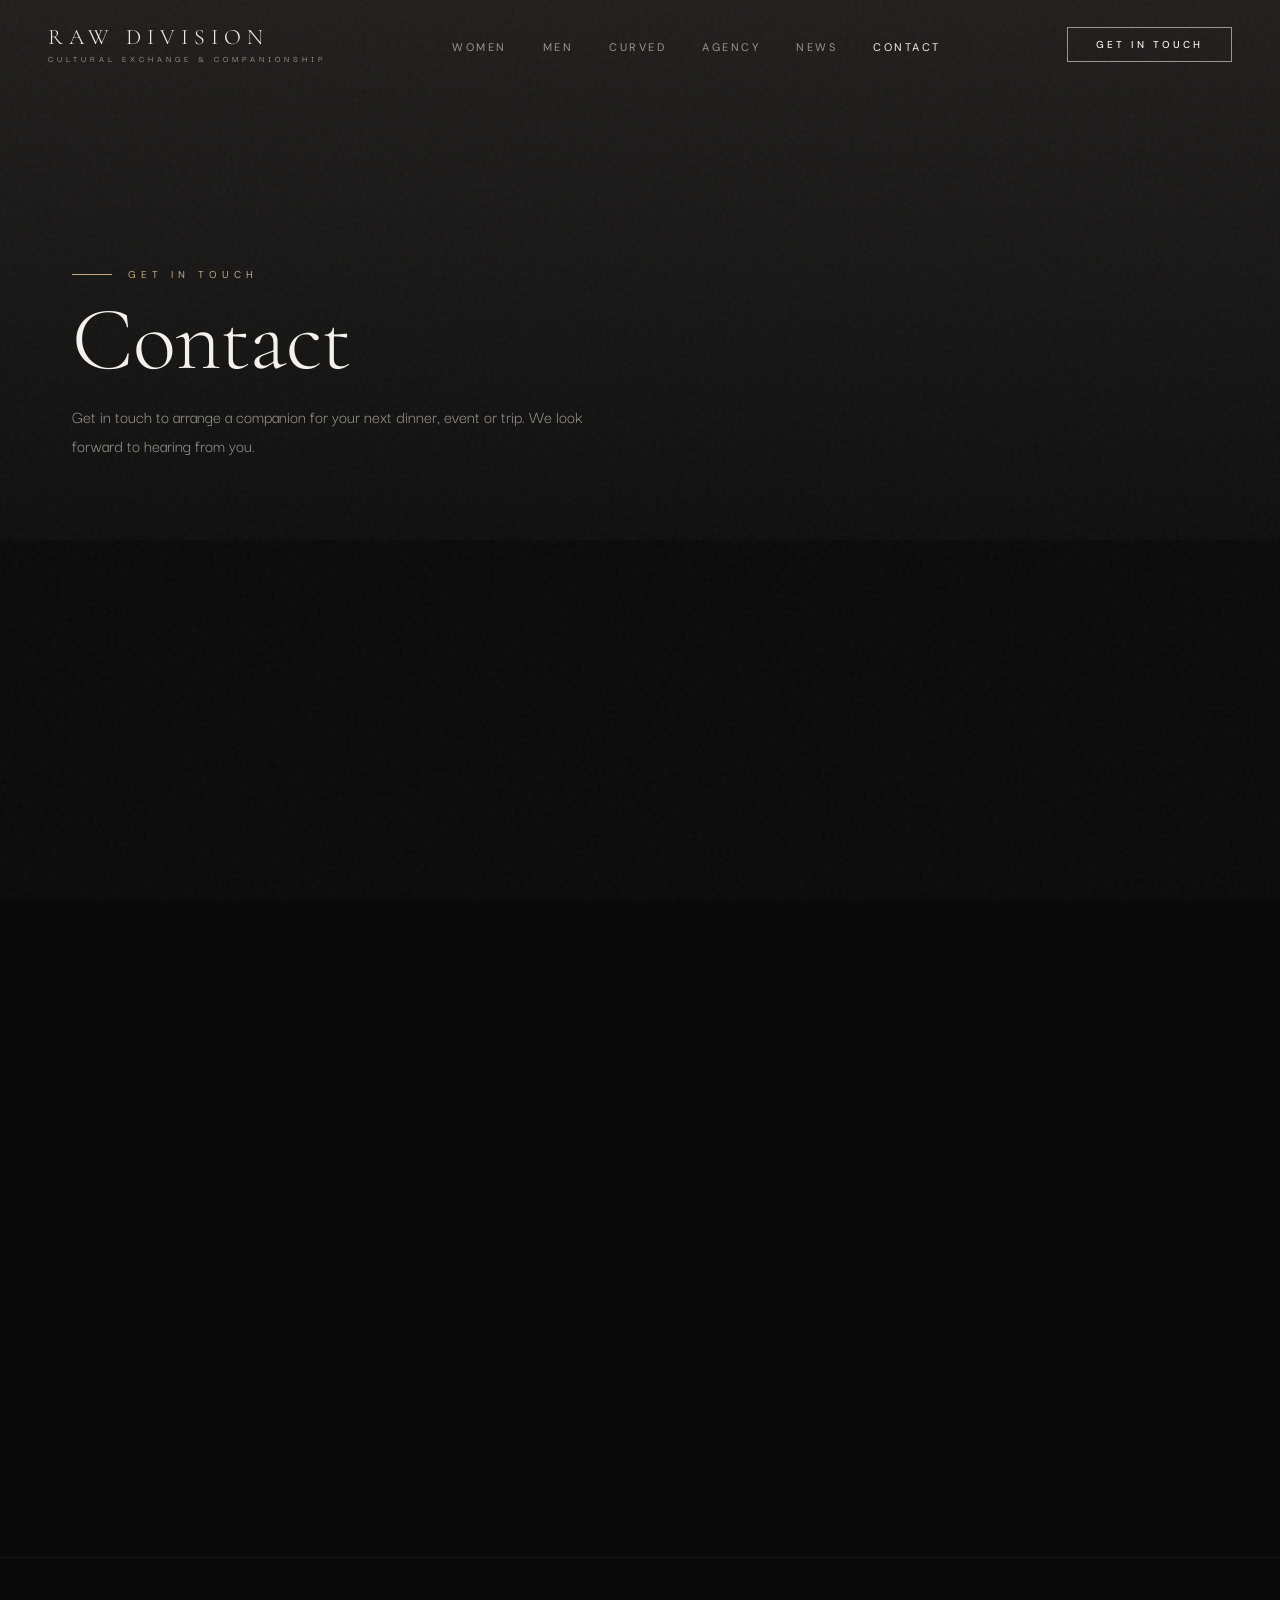
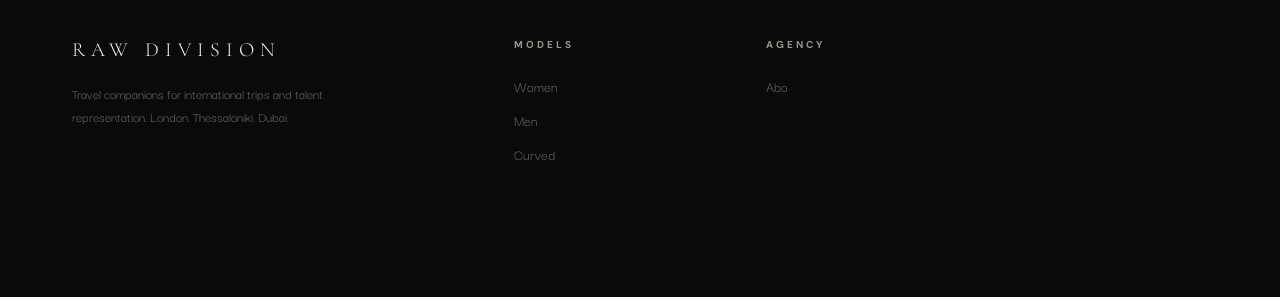
<file: contact.html>
<!DOCTYPE html>
<html lang="en">
<head>
<meta charset="UTF-8">
<meta name="viewport" content="width=device-width, initial-scale=1.0">
<title>Contact | Raw Division</title>
<link rel="stylesheet" href="styles.css">
</head>
<body>

<nav class="nav" id="mainNav">
  <a href="index.html" class="nav-logo">Raw Division<span>Cultural Exchange &amp; Companionship</span></a>
  <ul class="nav-links">
    <li><a href="women.html">Women</a></li>
    <li><a href="men.html">Men</a></li>
    <li><a href="curved.html">Curved</a></li>
    <li><a href="agency.html">Agency</a></li>
    <li><a href="news.html">News</a></li>
    <li><a href="contact.html" class="active">Contact</a></li>
  </ul>
  <a href="contact.html" class="nav-cta">Get in Touch</a>
  <button class="hamburger" id="hamburgerBtn"><span></span><span></span><span></span></button>
</nav>
<div class="mobile-nav" id="mobileNav">
  <button class="mobile-nav-close" id="mobileNavClose">&times;</button>
  <a href="women.html">Women</a><a href="men.html">Men</a>
  <a href="curved.html">Curved</a><a href="agency.html">Agency</a><a href="news.html">News</a>
  <a href="contact.html">Contact</a><a href="apply.html">Apply</a>
</div>

<section class="page-hero">
  <div class="page-hero-bg"></div>
  <div class="page-hero-pre anim-fade-up anim-d1">Get in Touch</div>
  <h1 class="anim-fade-up anim-d2">Contact</h1>
  <p class="hero-sub anim-fade-up anim-d3">Get in touch to arrange a companion for your next dinner, event or trip. We look forward to hearing from you.</p>
</section>

<section class="content-section">
  <div class="contact-grid">
    <div class="contact-info reveal">
      <h3>Raw Division</h3>
      <p class="contact-line">Cultural Exchange and Companionship</p>

      <div class="contact-label">General Inquiries</div>
      <p class="contact-line"><a href="/cdn-cgi/l/email-protection#4a2825252123242d0a382b3d2e233c233923252464292527"><span class="__cf_email__" data-cfemail="bcded3d3d7d5d2dbfcceddcbd8d5cad5cfd5d3d292dfd3d1">[email&#160;protected]</span></a></p>

      <div class="contact-label">Event Inquiries</div>
      <p class="contact-line"><a href="/cdn-cgi/l/email-protection#90f5f4f9e4ffe2f9f1fcd0e2f1e7f4f9e6f9e3f9fffebef3fffd"><span class="__cf_email__" data-cfemail="7411101d001b061d151834061503101d021d071d1b1a5a171b19">[email&#160;protected]</span></a></p>

      <div class="contact-label">Join Our Network</div>
      <p class="contact-line"><a href="apply.html">Submit your application online</a></p>

      <div class="contact-label">Office</div>
      <p class="contact-line">Raw Division Ltd<br>London, United Kingdom</p>

      <div class="contact-label">Our Services</div>
      <p class="contact-line">Dining companions for business and social occasions</p>
      <p class="contact-line">Event partners for galas, premieres and cultural occasions</p>
      <p class="contact-line">Travel companions for international trips</p>
      <p class="contact-line">Ongoing friendships and social introductions</p>
      <p class="contact-line">Cultural exchange across our global network</p>
    </div>

    <div class="contact-form reveal">
      <div class="form-group">
        <label for="name">Name</label>
        <input type="text" id="name" placeholder="Your full name">
      </div>
      <div class="form-group">
        <label for="email">Email</label>
        <input type="email" id="email" placeholder="your@email.com">
      </div>
      <div class="form-group">
        <label for="company">Company / Brand</label>
        <input type="text" id="company" placeholder="Company name">
      </div>
      <div class="form-group">
        <label for="inquiry">Inquiry Type</label>
        <select id="inquiry">
          <option value="">Select...</option>
          <option value="booking">Companion Booking</option>
          <option value="editorial">Event / Social</option>
          <option value="fashion-show">Gala / Premiere</option>
          <option value="ecommerce">Travel Companion</option>
          <option value="other">Other</option>
        </select>
      </div>
      <div class="form-group">
        <label for="message">Message</label>
        <textarea id="message" placeholder="Tell us about the occasion, dates and any preferences..."></textarea>
      </div>
      <button class="submit-btn" type="button">Send Inquiry</button>
    </div>
  </div>
</section>

<footer class="footer">
  <div class="footer-top">
    <div class="footer-brand"><div class="footer-logo">Raw Division</div><p>Travel companions for international trips and talent representation. London. Thessaloniki. Dubai.</p></div>
    <div class="footer-col"><h4>Models</h4><ul><li><a href="women.html">Women</a></li><li><a href="men.html">Men</a></li><li><a href="curved.html">Curved</a></li><li></li></ul></div>
    <div class="footer-col"><h4>Agency</h4><ul><li><a href="agency.html">Abo
</file>
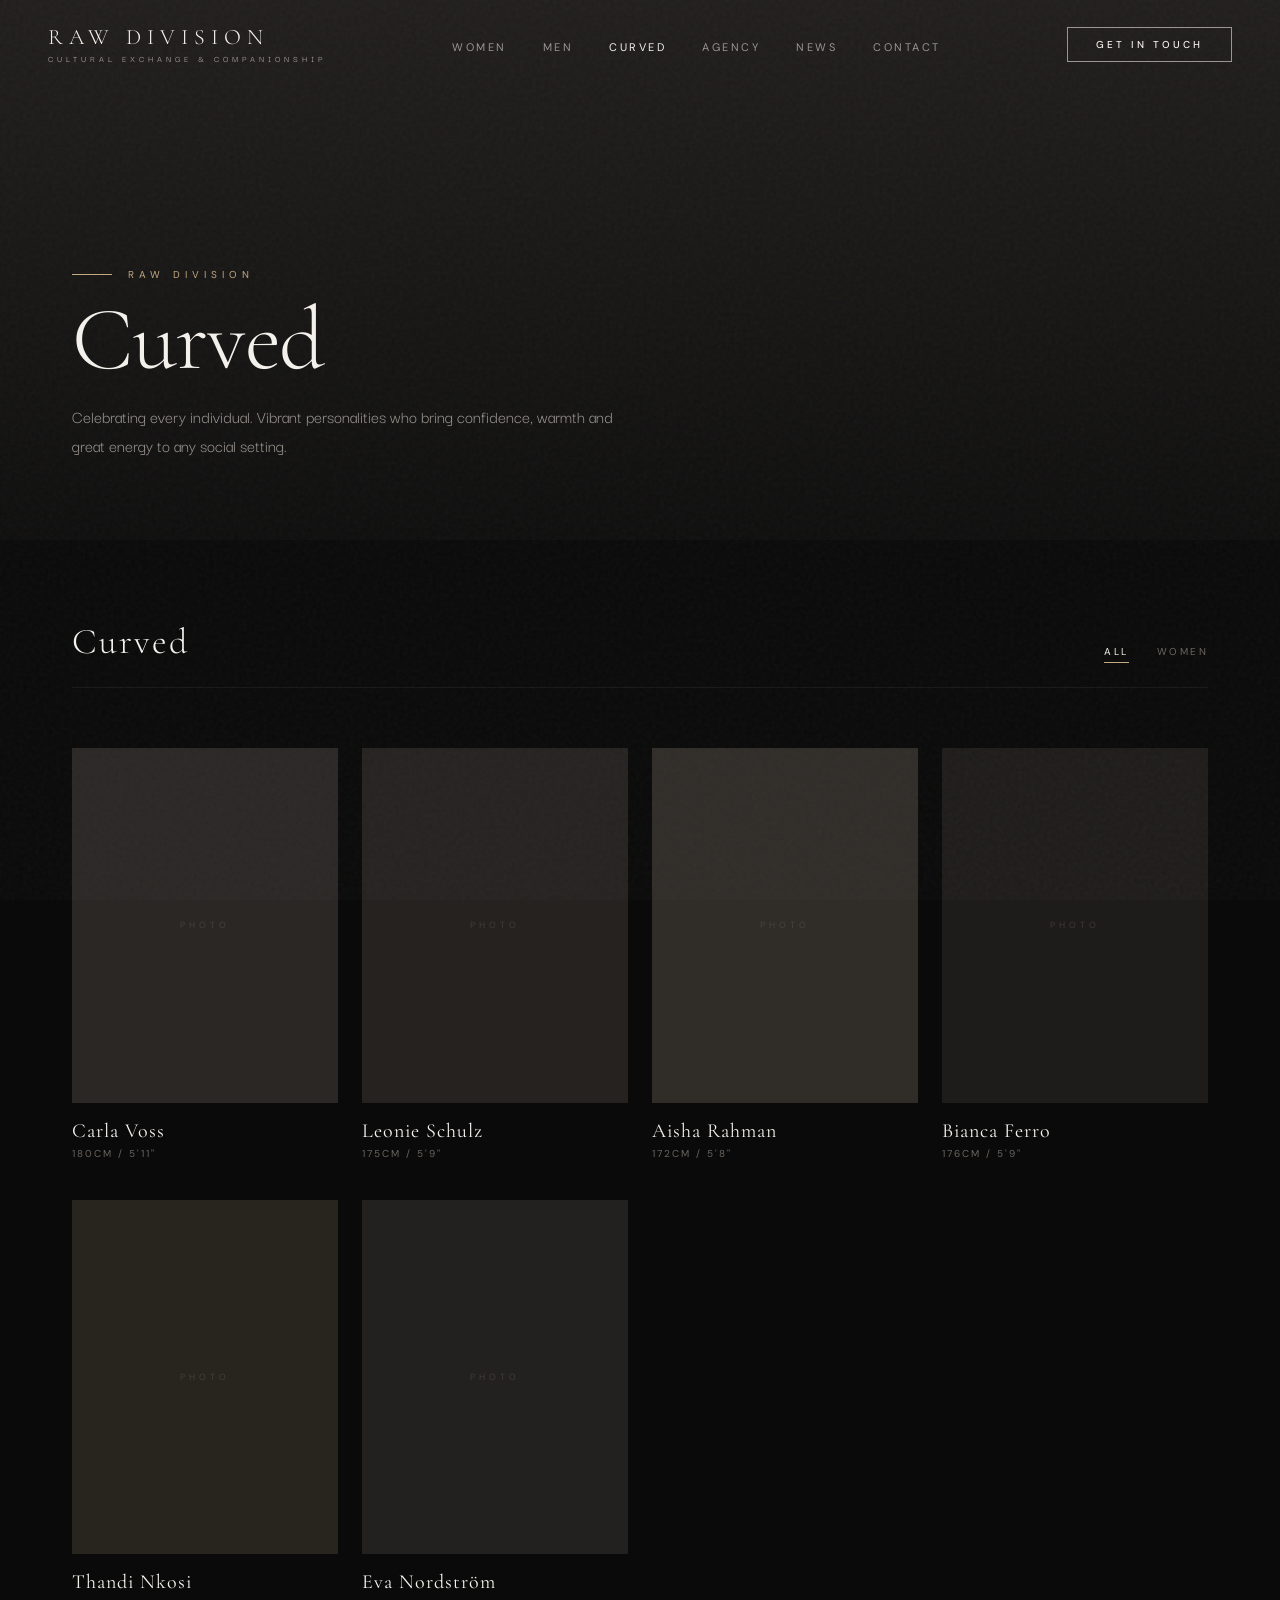
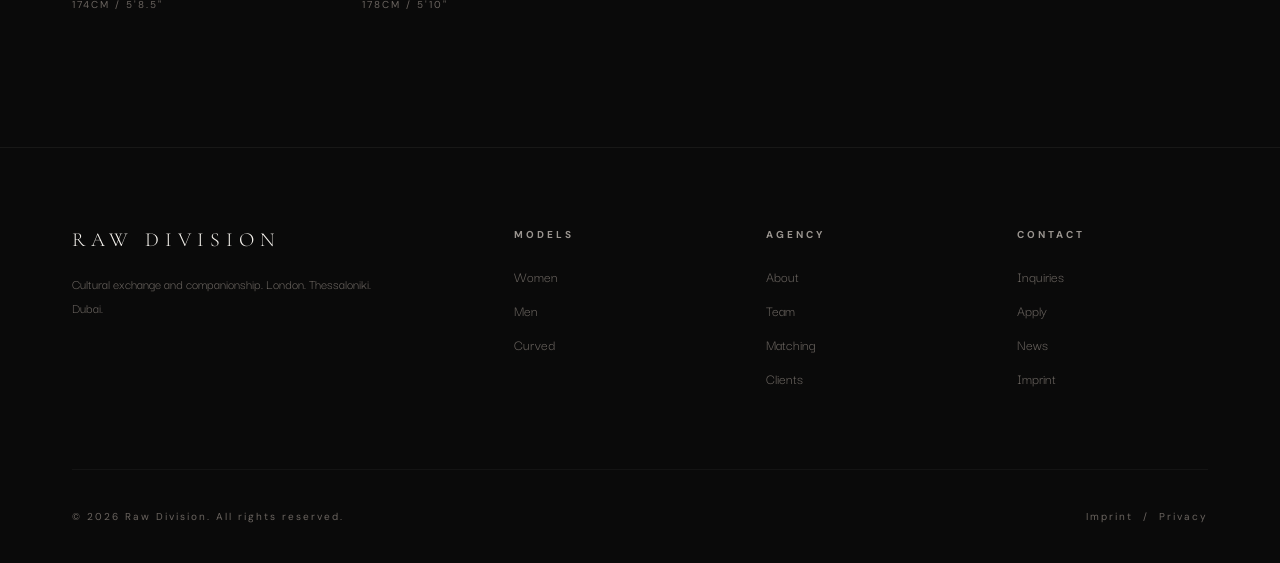
<file: curved.html>
<!DOCTYPE html>
<html lang="en">
<head>
<meta charset="UTF-8">
<meta name="viewport" content="width=device-width, initial-scale=1.0">
<title>Curved | Raw Division</title>
<link rel="stylesheet" href="styles.css">
</head>
<body>

<nav class="nav" id="mainNav">
  <a href="index.html" class="nav-logo">Raw Division<span>Cultural Exchange &amp; Companionship</span></a>
  <ul class="nav-links">
    <li><a href="women.html">Women</a></li>
    <li><a href="men.html">Men</a></li>
    <li><a href="curved.html" class="active">Curved</a></li>
    <li><a href="agency.html">Agency</a></li>
    <li><a href="news.html">News</a></li>
    <li><a href="contact.html">Contact</a></li>
  </ul>
  <a href="contact.html" class="nav-cta">Get in Touch</a>
  <button class="hamburger" id="hamburgerBtn"><span></span><span></span><span></span></button>
</nav>
<div class="mobile-nav" id="mobileNav">
  <button class="mobile-nav-close" id="mobileNavClose">&times;</button>
  <a href="women.html">Women</a><a href="men.html">Men</a>
  <a href="curved.html">Curved</a><a href="agency.html">Agency</a><a href="news.html">News</a>
  <a href="contact.html">Contact</a><a href="apply.html">Apply</a>
</div>

<section class="page-hero">
  <div class="page-hero-bg"></div>
  <div class="page-hero-pre anim-fade-up anim-d1">Raw Division</div>
  <h1 class="anim-fade-up anim-d2">Curved</h1>
  <p class="hero-sub anim-fade-up anim-d3">Celebrating every individual. Vibrant personalities who bring confidence, warmth and great energy to any social setting.</p>
</section>

<section class="model-grid-section">
  <div class="model-grid-header reveal">
    <h2>Curved</h2>
    <div class="model-grid-filter">
      <a href="curved.html" class="active">All</a>
      <a href="women.html">Women</a>
    </div>
  </div>
  <div class="model-grid">
    <a href="model.html?id=carla-voss" class="model-card reveal">
      <div class="model-card-img"><span class="ph-label">Photo</span><div class="model-card-overlay"><span>View Profile</span></div></div>
      <div class="model-card-info"><div class="model-card-name">Carla Voss</div><div class="model-card-stats">180cm / 5'11"</div></div>
    </a>
    <a href="model.html?id=leonie-schulz" class="model-card reveal">
      <div class="model-card-img"><span class="ph-label">Photo</span><div class="model-card-overlay"><span>View Profile</span></div></div>
      <div class="model-card-info"><div class="model-card-name">Leonie Schulz</div><div class="model-card-stats">175cm / 5'9"</div></div>
    </a>
    <a href="model.html?id=aisha-rahman" class="model-card reveal">
      <div class="model-card-img"><span class="ph-label">Photo</span><div class="model-card-overlay"><span>View Profile</span></div></div>
      <div class="model-card-info"><div class="model-card-name">Aisha Rahman</div><div class="model-card-stats">172cm / 5'8"</div></div>
    </a>
    <a href="model.html?id=bianca-ferro" class="model-card reveal">
      <div class="model-card-img"><span class="ph-label">Photo</span><div class="model-card-overlay"><span>View Profile</span></div></div>
      <div class="model-card-info"><div class="model-card-name">Bianca Ferro</div><div class="model-card-stats">176cm / 5'9"</div></div>
    </a>
    <a href="model.html?id=thandi-nkosi" class="model-card reveal">
      <div class="model-card-img"><span class="ph-label">Photo</span><div class="model-card-overlay"><span>View Profile</span></div></div>
      <div class="model-card-info"><div class="model-card-name">Thandi Nkosi</div><div class="model-card-stats">174cm / 5'8.5"</div></div>
    </a>
    <a href="model.html?id=eva-nordstrom" class="model-card reveal">
      <div class="model-card-img"><span class="ph-label">Photo</span><div class="model-card-overlay"><span>View Profile</span></div></div>
      <div class="model-card-info"><div class="model-card-name">Eva Nordström</div><div class="model-card-stats">178cm / 5'10"</div></div>
    </a>
  </div>
</section>

<footer class="footer">
  <div class="footer-top">
    <div class="footer-brand"><div class="footer-logo">Raw Division</div><p>Cultural exchange and companionship. London. Thessaloniki. Dubai.</p></div>
    <div class="footer-col"><h4>Models</h4><ul><li><a href="women.html">Women</a></li><li><a href="men.html">Men</a></li><li><a href="curved.html">Curved</a></li><li></li></ul></div>
    <div class="footer-col"><h4>Agency</h4><ul><li><a href="agency.html">About</a></li><li><a href="agency.html">Team</a></li><li><a href="contact.html">Matching</a></li><li><a href="agency.html">Clients</a></li></ul></div>
    <div class="footer-col"><h4>Contact</h4><ul><li><a href="contact.html">Inquiries</a></li><li><a href="apply.html">Apply</a></li><li><a href="news.html">News</a></li><li><a href="#">Imprint</a></li></ul></div>
  </div>
  <div class="footer-bottom"><p>&copy; 2026 Raw Division. All rights reserved.</p><p>Imprint &nbsp;/&nbsp; Privacy</p></div>
</footer>
<script src="main.js"></script>
</body>
</html>
</file>
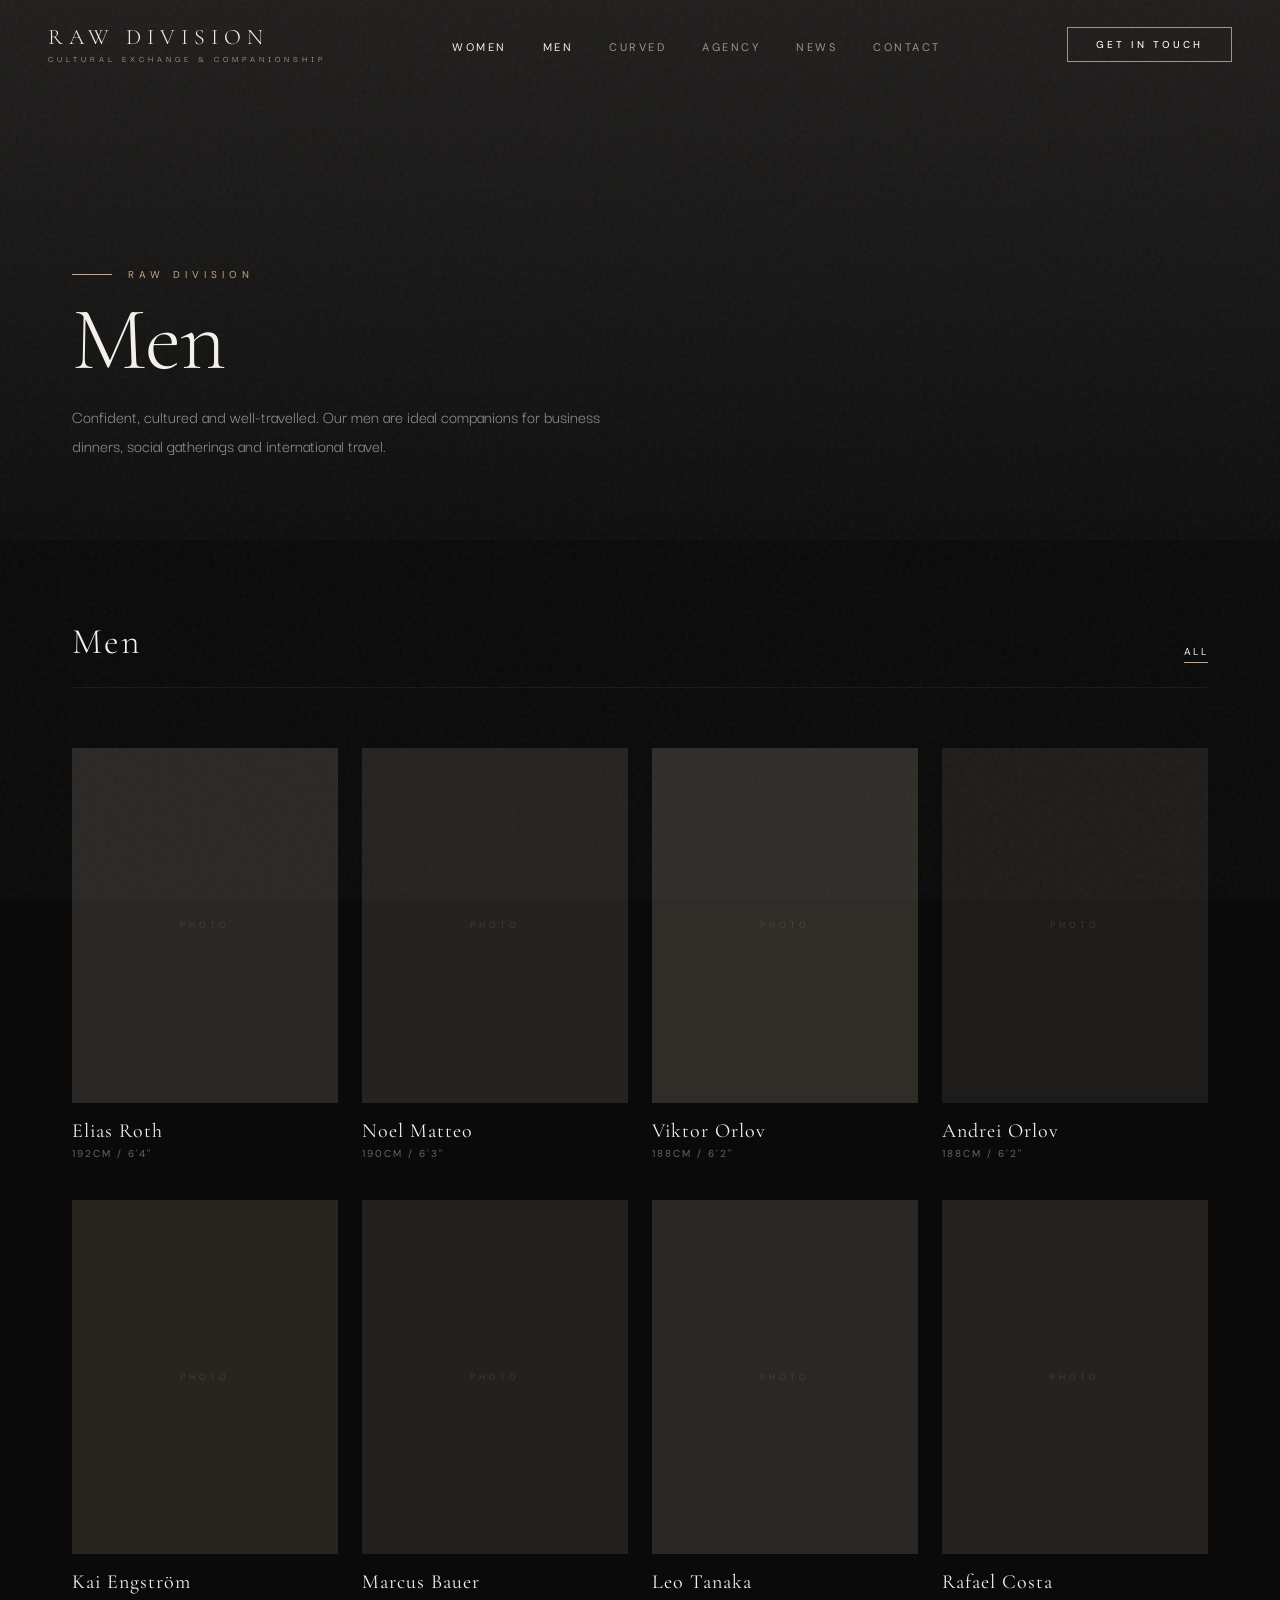
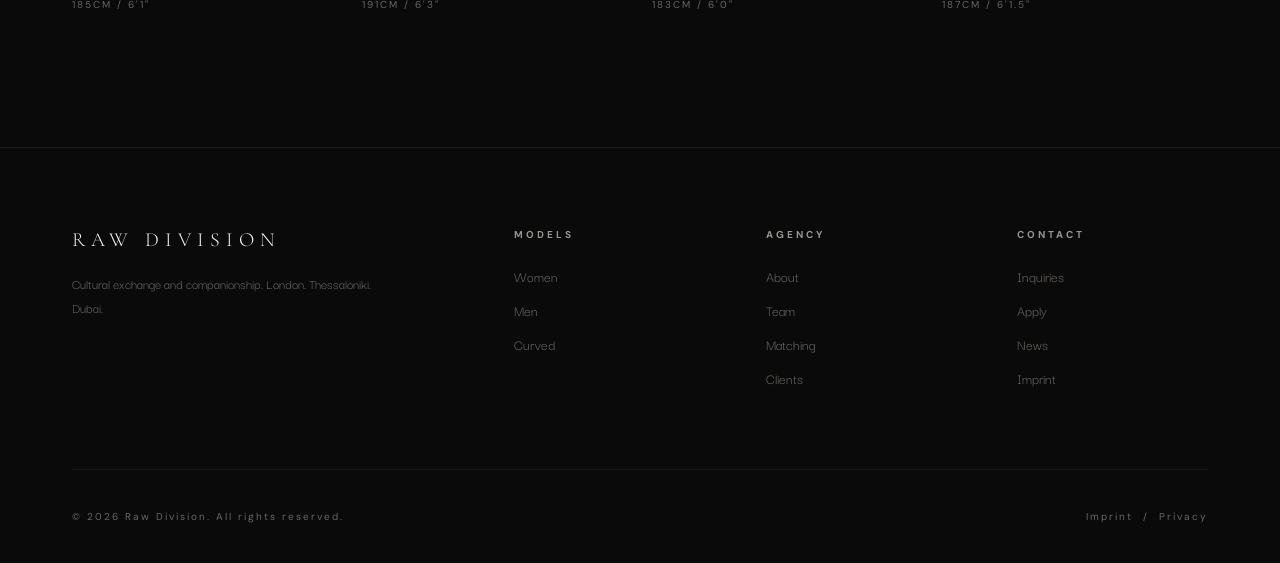
<file: men.html>
<!DOCTYPE html>
<html lang="en">
<head>
<meta charset="UTF-8">
<meta name="viewport" content="width=device-width, initial-scale=1.0">
<title>Men | Raw Division</title>
<link rel="stylesheet" href="styles.css">
</head>
<body>

<nav class="nav" id="mainNav">
  <a href="index.html" class="nav-logo">Raw Division<span>Cultural Exchange &amp; Companionship</span></a>
  <ul class="nav-links">
    <li><a href="women.html">Women</a></li>
    <li><a href="men.html" class="active">Men</a></li>
    <li><a href="curved.html">Curved</a></li>
    <li><a href="agency.html">Agency</a></li>
    <li><a href="news.html">News</a></li>
    <li><a href="contact.html">Contact</a></li>
  </ul>
  <a href="contact.html" class="nav-cta">Get in Touch</a>
  <button class="hamburger" id="hamburgerBtn"><span></span><span></span><span></span></button>
</nav>
<div class="mobile-nav" id="mobileNav">
  <button class="mobile-nav-close" id="mobileNavClose">&times;</button>
  <a href="women.html">Women</a><a href="men.html">Men</a>
  <a href="curved.html">Curved</a><a href="agency.html">Agency</a><a href="news.html">News</a>
  <a href="contact.html">Contact</a><a href="apply.html">Apply</a>
</div>

<section class="page-hero">
  <div class="page-hero-bg"></div>
  <div class="page-hero-pre anim-fade-up anim-d1">Raw Division</div>
  <h1 class="anim-fade-up anim-d2">Men</h1>
  <p class="hero-sub anim-fade-up anim-d3">Confident, cultured and well-travelled. Our men are ideal companions for business dinners, social gatherings and international travel.</p>
</section>

<section class="model-grid-section">
  <div class="model-grid-header reveal">
    <h2>Men</h2>
    <div class="model-grid-filter">
      <a href="men.html" class="active">All</a>
      
    </div>
  </div>
  <div class="model-grid">
    <a href="model.html?id=elias-roth" class="model-card reveal">
      <div class="model-card-img"><span class="ph-label">Photo</span><div class="model-card-overlay"><span>View Profile</span></div></div>
      <div class="model-card-info"><div class="model-card-name">Elias Roth</div><div class="model-card-stats">192cm / 6'4"</div></div>
    </a>
    <a href="model.html?id=noel-matteo" class="model-card reveal">
      <div class="model-card-img"><span class="ph-label">Photo</span><div class="model-card-overlay"><span>View Profile</span></div></div>
      <div class="model-card-info"><div class="model-card-name">Noel Matteo</div><div class="model-card-stats">190cm / 6'3"</div></div>
    </a>
    <a href="model.html?id=viktor-orlov" class="model-card reveal">
      <div class="model-card-img"><span class="ph-label">Photo</span><div class="model-card-overlay"><span>View Profile</span></div></div>
      <div class="model-card-info"><div class="model-card-name">Viktor Orlov</div><div class="model-card-stats">188cm / 6'2"</div></div>
    </a>
    <a href="model.html?id=andrei-orlov" class="model-card reveal">
      <div class="model-card-img"><span class="ph-label">Photo</span><div class="model-card-overlay"><span>View Profile</span></div></div>
      <div class="model-card-info"><div class="model-card-name">Andrei Orlov</div><div class="model-card-stats">188cm / 6'2"</div></div>
    </a>
    <a href="model.html?id=kai-engstrom" class="model-card reveal">
      <div class="model-card-img"><span class="ph-label">Photo</span><div class="model-card-overlay"><span>View Profile</span></div></div>
      <div class="model-card-info"><div class="model-card-name">Kai Engström</div><div class="model-card-stats">185cm / 6'1"</div></div>
    </a>
    <a href="model.html?id=marcus-bauer" class="model-card reveal">
      <div class="model-card-img"><span class="ph-label">Photo</span><div class="model-card-overlay"><span>View Profile</span></div></div>
      <div class="model-card-info"><div class="model-card-name">Marcus Bauer</div><div class="model-card-stats">191cm / 6'3"</div></div>
    </a>
    <a href="model.html?id=leo-tanaka" class="model-card reveal">
      <div class="model-card-img"><span class="ph-label">Photo</span><div class="model-card-overlay"><span>View Profile</span></div></div>
      <div class="model-card-info"><div class="model-card-name">Leo Tanaka</div><div class="model-card-stats">183cm / 6'0"</div></div>
    </a>
    <a href="model.html?id=rafael-costa" class="model-card reveal">
      <div class="model-card-img"><span class="ph-label">Photo</span><div class="model-card-overlay"><span>View Profile</span></div></div>
      <div class="model-card-info"><div class="model-card-name">Rafael Costa</div><div class="model-card-stats">187cm / 6'1.5"</div></div>
    </a>
  </div>
</section>

<footer class="footer">
  <div class="footer-top">
    <div class="footer-brand"><div class="footer-logo">Raw Division</div><p>Cultural exchange and companionship. London. Thessaloniki. Dubai.</p></div>
    <div class="footer-col"><h4>Models</h4><ul><li><a href="women.html">Women</a></li><li><a href="men.html">Men</a></li><li><a href="curved.html">Curved</a></li><li></li></ul></div>
    <div class="footer-col"><h4>Agency</h4><ul><li><a href="agency.html">About</a></li><li><a href="agency.html">Team</a></li><li><a href="contact.html">Matching</a></li><li><a href="agency.html">Clients</a></li></ul></div>
    <div class="footer-col"><h4>Contact</h4><ul><li><a href="contact.html">Inquiries</a></li><li><a href="apply.html">Apply</a></li><li><a href="news.html">News</a></li><li><a href="#">Imprint</a></li></ul></div>
  </div>
  <div class="footer-bottom"><p>&copy; 2026 Raw Division. All rights reserved.</p><p>Imprint &nbsp;/&nbsp; Privacy</p></div>
</footer>
<script src="main.js"></script>
</body>
</html>
</file>
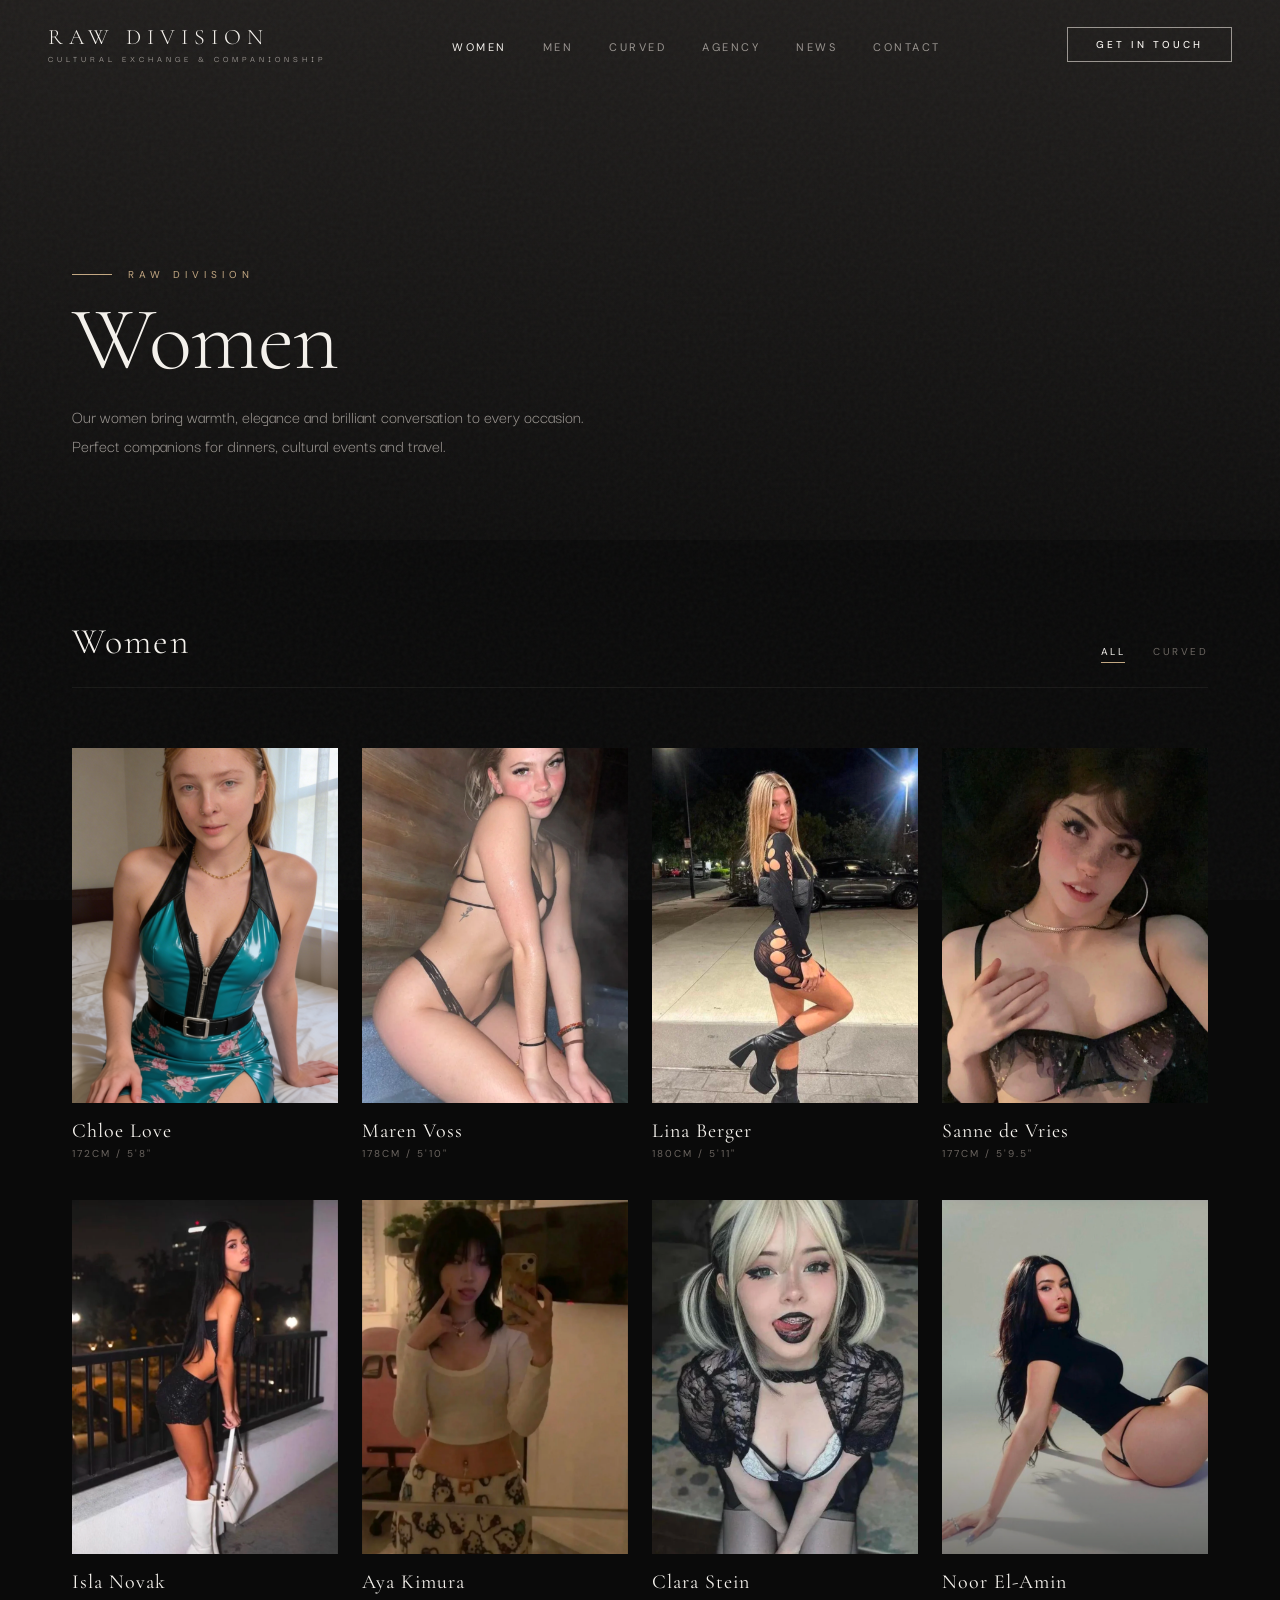
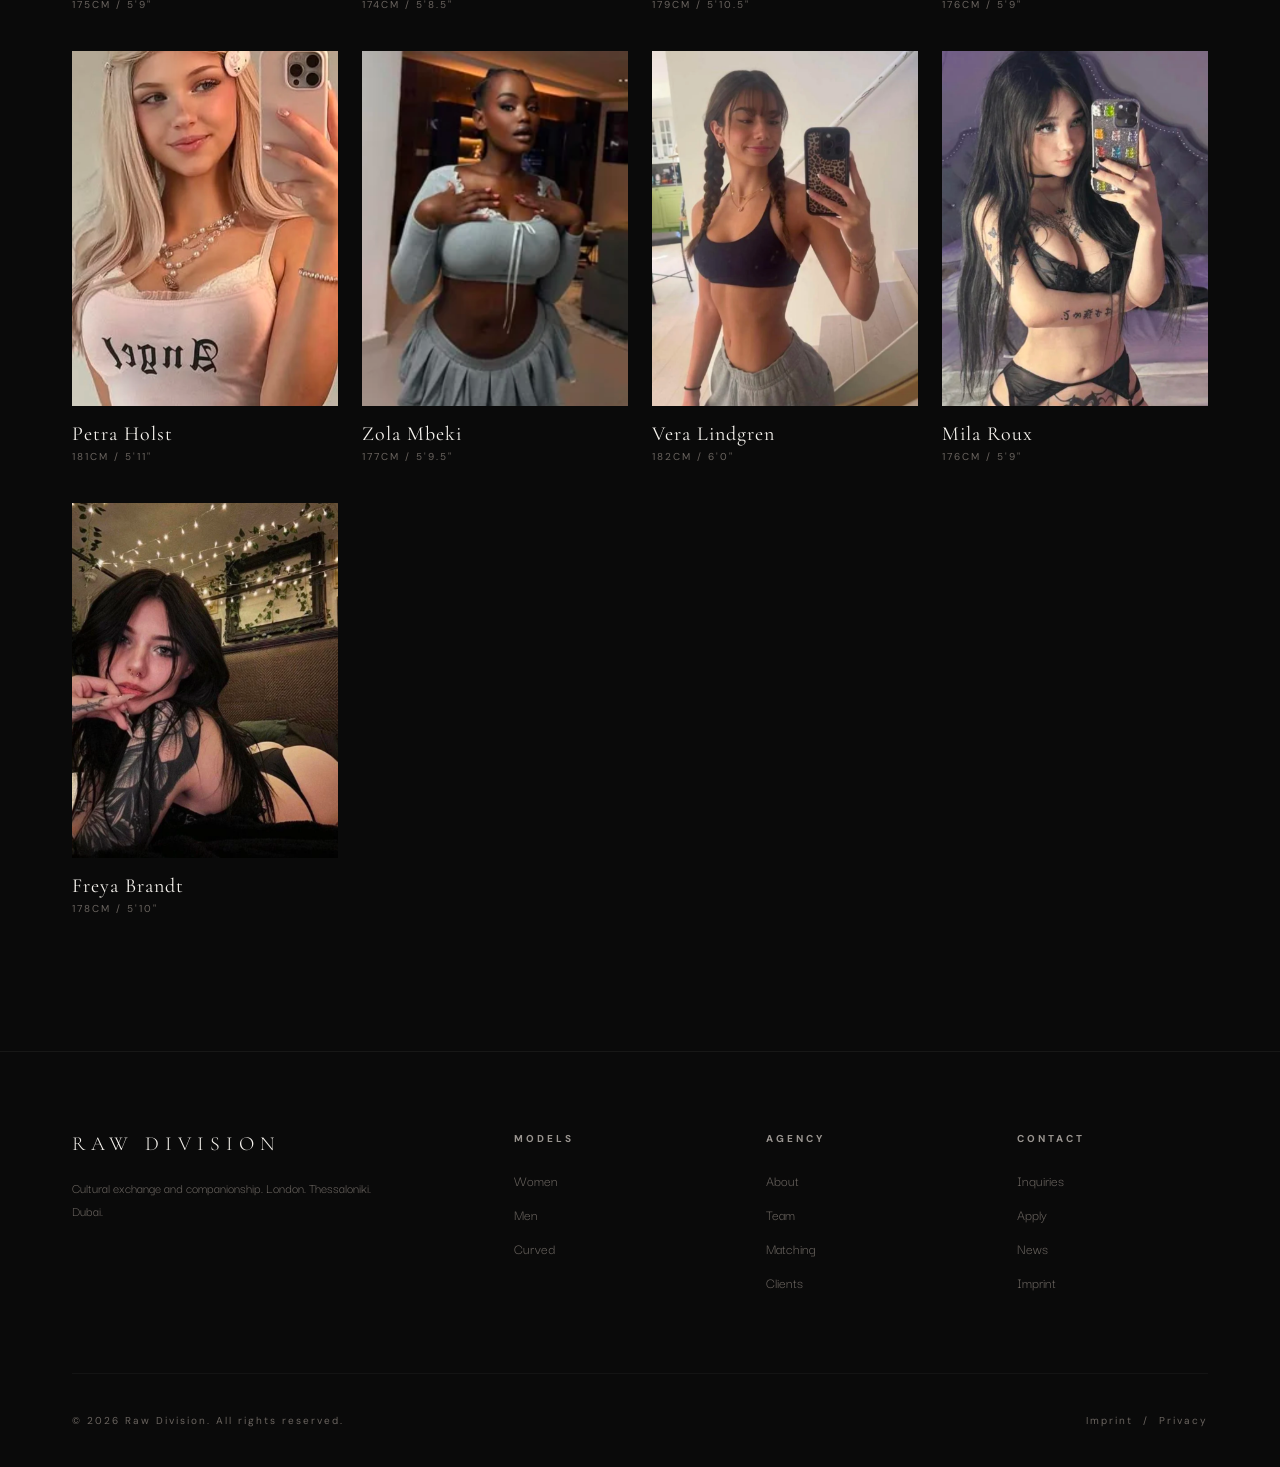
<file: model.html>
<!DOCTYPE html>
<html lang="en">
<head>
<meta charset="UTF-8">
<meta name="viewport" content="width=device-width, initial-scale=1.0">
<title>Profile | Raw Division</title>
<link rel="stylesheet" href="styles.css">
<style>
  .model-hero {
    min-height: 100vh;
    display: grid;
    grid-template-columns: 1fr 1fr;
    position: relative;
  }
  .model-hero-left {
    display: flex;
    flex-direction: column;
    justify-content: flex-end;
    padding: 140px 72px 80px;
    position: relative;
  }
  .model-hero-left::before {
    content: '';
    position: absolute;
    inset: 0;
    background: linear-gradient(180deg, transparent 0%, var(--scrim-light) 100%);
    pointer-events: none;
  }
  .model-name-pre {
    font-family: var(--font-ui);
    font-size: 10px;
    letter-spacing: 5px;
    text-transform: uppercase;
    color: var(--accent);
    margin-bottom: 16px;
    position: relative;
    z-index: var(--z-overlay);
    display: flex;
    align-items: center;
    gap: 16px;
  }
  .model-name-pre::before {
    content: '';
    width: 40px;
    height: 1px;
    background: var(--accent);
  }
  .model-name {
    font-family: var(--font-display);
    font-size: clamp(48px, 6vw, 96px);
    font-weight: 300;
    line-height: 0.95;
    letter-spacing: -1px;
    position: relative;
    z-index: var(--z-overlay);
  }
  .model-tagline {
    font-family: var(--font-body);
    font-size: 16px;
    font-weight: 400;
    color: var(--warm-gray);
    margin-top: 20px;
    letter-spacing: 1px;
    position: relative;
    z-index: var(--z-overlay);
  }
  .model-hero-right { position: relative; overflow: hidden; }
  .hero-image-placeholder {
    width: 100%;
    height: 100%;
    min-height: 100vh;
    background: var(--dark-gray);
    display: flex;
    align-items: center;
    justify-content: center;
    position: relative;
  }
  .hero-image-placeholder::after {
    content: '';
    position: absolute;
    inset: 0;
    background: linear-gradient(135deg, var(--scrim-light) 0%, transparent 60%);
  }
  .placeholder-text {
    font-family: var(--font-display);
    font-size: 14px;
    letter-spacing: 6px;
    text-transform: uppercase;
    color: var(--mid-gray);
    transform: rotate(-90deg);
  }
  .booking-strip {
    display: flex;
    align-items: center;
    justify-content: center;
    gap: 60px;
    padding: 28px 48px;
    border-top: 1px solid var(--border-subtle);
    border-bottom: 1px solid var(--border-subtle);
    background: var(--dark-gray);
  }
  .booking-strip .divider { width: 1px; height: 16px; background: var(--mid-gray); opacity: var(--ph-opacity); }
  .booking-strip a, .booking-strip span {
    font-family: var(--font-ui);
    font-size: 11px;
    letter-spacing: 2.5px;
    text-transform: uppercase;
    color: var(--warm-gray);
    transition: color 0.3s;
  }
  .booking-strip a:hover { color: var(--white); }
  .booking-strip .sedcard-btn {
    padding: 8px 24px;
    border: 1px solid var(--accent-dark);
    color: var(--accent);
    transition: all 0.3s;
  }
  .booking-strip .sedcard-btn:hover { background: var(--accent); color: var(--black); }
  .stats-section {
    padding: 80px 72px;
    display: grid;
    grid-template-columns: auto 1fr;
    gap: 80px;
    align-items: start;
    position: relative;
  }
  .stats-section::before {
    content: 'STATS';
    position: absolute;
    top: 80px;
    right: 72px;
    font-family: var(--font-display);
    font-size: 120px;
    font-weight: 300;
    color: var(--watermark);
    letter-spacing: 20px;
    pointer-events: none;
  }
  .stats-label-col h3 {
    font-family: var(--font-display);
    font-size: 32px;
    font-weight: 300;
    letter-spacing: 2px;
  }
  .stats-label-col p {
    font-family: var(--font-ui);
    font-size: 10px;
    letter-spacing: 3px;
    text-transform: uppercase;
    color: var(--warm-gray);
  }
  .stats-grid { display: grid; grid-template-columns: repeat(3, 1fr); gap: 0; }
  .stat-card {
    padding: 32px 28px;
    border: 1px solid var(--border-subtle);
    transition: background 0.4s;
  }
  .stat-card:hover { background: var(--overlay-faint); }
  .stat-label {
    font-family: var(--font-ui);
    font-size: 9px;
    letter-spacing: 3px;
    text-transform: uppercase;
    color: var(--mid-gray);
    margin-bottom: 12px;
  }
  .stat-value {
    font-family: var(--font-display);
    font-size: 28px;
    font-weight: 300;
    line-height: 1;
  }
  .stat-value small { font-size: 13px; color: var(--warm-gray); margin-left: 8px; font-weight: 400; }
  .portfolio-section { padding: 40px 0 100px; }
  .portfolio-header {
    padding: 0 72px 60px;
    display: flex;
    align-items: flex-end;
    justify-content: space-between;
  }
  .portfolio-header h2 {
    font-family: var(--font-display);
    font-size: 48px;
    font-weight: 300;
    letter-spacing: 2px;
  }
  .portfolio-header .count {
    font-family: var(--font-ui);
    font-size: 11px;
    letter-spacing: 2px;
    text-transform: uppercase;
    color: var(--warm-gray);
  }
  .gallery-grid { display: grid; grid-template-columns: repeat(4, 1fr); gap: 3px; padding: 0 3px; }
  .gallery-item {
    aspect-ratio: 3/4;
    background: var(--dark-gray);
    position: relative;
    overflow: hidden;
    cursor: pointer;
  }
  .gallery-item::after {
    content: '';
    position: absolute;
    inset: 0;
    background: linear-gradient(180deg, transparent 50%, var(--scrim-medium) 100%);
    opacity: 0;
    transition: opacity 0.4s;
  }
  .gallery-item:hover::after { opacity: 1; }
  .gallery-item .g-number {
    position: absolute;
    bottom: 16px;
    left: 16px;
    font-family: var(--font-display);
    font-size: 14px;
    color: var(--white);
    opacity: 0;
    transition: opacity 0.4s;
    z-index: var(--z-overlay);
    font-weight: 300;
    letter-spacing: 2px;
  }
  .gallery-item:hover .g-number { opacity: 1; }
  .gallery-item .g-placeholder {
    width: 100%;
    height: 100%;
    display: flex;
    align-items: center;
    justify-content: center;
  }
  .gallery-item .g-inner-text {
    font-family: var(--font-ui);
    font-size: 9px;
    letter-spacing: 4px;
    text-transform: uppercase;
    color: var(--mid-gray);
    opacity: var(--ph-opacity);
  }
  .gallery-item:nth-child(odd) { background-color: var(--surface-1); }
  .gallery-item:nth-child(even) { background-color: var(--surface-2); }
  .gallery-item:nth-child(3n) { background-color: var(--surface-3); }
  .gallery-item:nth-child(4n+1) { background-color: var(--surface-4); }
  .gallery-item.span-2 { grid-column: span 2; grid-row: span 2; }
  .discover-section {
    padding: 100px 72px;
    border-top: 1px solid var(--border-subtle);
    position: relative;
  }
  .discover-section::before {
    content: '';
    position: absolute;
    top: 0; left: 0; right: 0;
    height: 400px;
    background: linear-gradient(180deg, var(--overlay-accent-faint) 0%, transparent 100%);
    pointer-events: none;
  }
  .discover-header {
    display: flex;
    align-items: flex-end;
    justify-content: space-between;
    margin-bottom: 60px;
  }
  .discover-header h2 {
    font-family: var(--font-display);
    font-size: 48px;
    font-weight: 300;
    letter-spacing: 2px;
  }
  .discover-header a {
    font-family: var(--font-ui);
    font-size: 11px;
    letter-spacing: 2.5px;
    text-transform: uppercase;
    color: var(--warm-gray);
    border-bottom: 1px solid var(--mid-gray);
    padding-bottom: 4px;
    transition: color 0.3s, border-color 0.3s;
  }
  .discover-header a:hover { color: var(--white); border-color: var(--white); }
  .discover-grid { display: grid; grid-template-columns: repeat(5, 1fr); gap: 20px; }
  .discover-card { position: relative; overflow: hidden; cursor: pointer; display: block; }
  .discover-card-img {
    aspect-ratio: 3/4;
    background: var(--dark-gray);
    display: flex;
    align-items: center;
    justify-content: center;
    transition: transform var(--duration-slow) var(--ease-out);
    overflow: hidden;
  }
  .discover-card:hover .discover-card-img { transform: scale(1.02); }
  .discover-card-info { padding: 16px 0; }
  .discover-card-name {
    font-family: var(--font-display);
    font-size: 18px;
    font-weight: 400;
    letter-spacing: 1px;
    transition: color 0.3s;
  }
  .discover-card:hover .discover-card-name { color: var(--accent); }
  .discover-card-stats {
    font-family: var(--font-ui);
    font-size: 10px;
    letter-spacing: 2px;
    text-transform: uppercase;
    color: var(--mid-gray);
    margin-top: 4px;
  }
  .discover-card-img .dc-text {
    font-family: var(--font-ui);
    font-size: 9px;
    letter-spacing: 3px;
    color: var(--mid-gray);
    opacity: var(--ph-opacity);
  }
  .discover-card:nth-child(1) .discover-card-img { background-color: var(--surface-1); }
  .discover-card:nth-child(2) .discover-card-img { background-color: var(--surface-2); }
  .discover-card:nth-child(3) .discover-card-img { background-color: var(--surface-3); }
  .discover-card:nth-child(4) .discover-card-img { background-color: var(--surface-4); }
  .discover-card:nth-child(5) .discover-card-img { background-color: var(--surface-5); }
  @media (max-width: 1024px) {
    .model-hero { grid-template-columns: 1fr; }
    .model-hero-right { height: 70vh; }
    .model-hero-left { padding: 120px 32px 60px; }
    .stats-section { padding: 60px 32px; grid-template-columns: 1fr; gap: 40px; }
    .stats-grid { grid-template-columns: repeat(2, 1fr); }
    .portfolio-header { padding: 0 32px 40px; }
    .gallery-grid { grid-template-columns: repeat(2, 1fr); }
    .gallery-item.span-2 { grid-column: span 2; grid-row: span 1; aspect-ratio: 2/1; }
    .discover-section { padding: 60px 32px; }
    .discover-grid { grid-template-columns: repeat(3, 1fr); }
    .booking-strip { gap: 24px; flex-wrap: wrap; padding: 20px 32px; }
  }
  @media (max-width: 640px) {
    .stats-grid { grid-template-columns: 1fr 1fr; }
    .gallery-grid { grid-template-columns: 1fr 1fr; gap: 2px; padding: 0 2px; }
    .gallery-item.span-2 { grid-column: span 2; }
    .discover-grid { grid-template-columns: repeat(2, 1fr); gap: 12px; }
    .model-name { font-size: 42px; }
    .stats-section::before { display: none; }
    .portfolio-header h2, .discover-header h2 { font-size: 32px; }
  }
</style>
</head>
<body>

<nav class="nav" id="mainNav">
  <a href="index.html" class="nav-logo">Raw Division<span>Cultural Exchange &amp; Companionship</span></a>
  <ul class="nav-links">
    <li><a href="women.html">Women</a></li>
    <li><a href="men.html">Men</a></li>
    <li><a href="curved.html">Curved</a></li>
    <li><a href="agency.html">Agency</a></li>
    <li><a href="news.html">News</a></li>
    <li><a href="contact.html">Contact</a></li>
  </ul>
  <a href="contact.html" class="nav-cta">Get in Touch</a>
  <button class="hamburger" id="hamburgerBtn"><span></span><span></span><span></span></button>
</nav>
<div class="mobile-nav" id="mobileNav">
  <button class="mobile-nav-close" id="mobileNavClose">&times;</button>
  <a href="women.html">Women</a><a href="men.html">Men</a>
  <a href="curved.html">Curved</a><a href="agency.html">Agency</a><a href="news.html">News</a>
  <a href="contact.html">Contact</a><a href="apply.html">Apply</a>
</div>

<div id="profile-root"></div>

<footer class="footer">
  <div class="footer-top">
    <div class="footer-brand"><div class="footer-logo">Raw Division</div><p>Cultural exchange and companionship. London. Thessaloniki. Dubai.</p></div>
    <div class="footer-col"><h4>People</h4><ul><li><a href="women.html">Women</a></li><li><a href="men.html">Men</a></li><li><a href="curved.html">Curved</a></li><li></li></ul></div>
    <div class="footer-col"><h4>Agency</h4><ul><li><a href="agency.html">About</a></li><li><a href="agency.html#team">Team</a></li><li><a href="contact.html">Matching</a></li><li><a href="agency.html#clients">Clients</a></li></ul></div>
    <div class="footer-col"><h4>Contact</h4><ul><li><a href="contact.html">Inquiries</a></li><li><a href="apply.html">Apply</a></li><li><a href="news.html">News</a></li><li><a href="#">Imprint</a></li></ul></div>
  </div>
  <div class="footer-bottom"><p>&copy; 2026 Raw Division. All rights reserved.</p><p>Imprint &nbsp;/&nbsp; Privacy</p></div>
</footer>

<script src="profiles.js"></script>
<script src="main.js"></script>
<script>
(function() {
  var params = new URLSearchParams(window.location.search);
  var id = params.get('id');
  var p = id && PROFILES[id];

  if (!p) {
    window.location.href = 'women.html';
    return;
  }

  document.title = p.first + ' ' + p.last + ' | Raw Division';

  var galleryItems = p.gallery.map(function(label, i) {
    var num = String(i + 1).padStart(2, '0');
    var spanClass = (i === 0 || i === 9) ? ' span-2' : '';
    return '<div class="gallery-item' + spanClass + ' reveal"><div class="g-placeholder"><span class="g-inner-text">' + label + '</span></div><span class="g-number">' + num + '</span></div>';
  }).join('\n    ');

  var otherIds = Object.keys(PROFILES).filter(function(k) { return k !== id; });
  for (var i = otherIds.length - 1; i > 0; i--) {
    var j = Math.floor(Math.random() * (i + 1));
    var tmp = otherIds[i]; otherIds[i] = otherIds[j]; otherIds[j] = tmp;
  }
  var picked = otherIds.slice(0, 5);
  var discoverCards = picked.map(function(slug) {
    var d = PROFILES[slug];
    var imgInner = d.cover
      ? '<div class="discover-card-img" style="background-image:url(\'' + d.cover + '\'); background-size:cover; background-position:center;"></div>'
      : '<div class="discover-card-img"><span class="dc-text">Photo</span></div>';
    return '<a class="discover-card reveal" href="model.html?id=' + slug + '">' +
      imgInner +
      '<div class="discover-card-info"><div class="discover-card-name">' + d.first + ' ' + d.last + '</div>' +
      '<div class="discover-card-stats">' + d.height + 'cm / ' + d.heightImp + '</div></div></a>';
  }).join('\n    ');

  var boardPage = p.board + '.html';

  document.getElementById('profile-root').innerHTML =
    '<section class="model-hero">' +
    '  <div class="model-hero-left">' +
    '    <div class="model-name-pre anim-fade-up anim-d1">Raw Division Exclusive</div>' +
    '    <h1 class="model-name anim-fade-up anim-d2">' + p.first + '<br>' + p.last + '</h1>' +
    '    <p class="model-tagline anim-fade-up anim-d3">' + p.cities + '</p>' +
    '  </div>' +
    '  <div class="model-hero-right">' +
    (p.cover
      ? '    <div class="hero-image-placeholder" style="background-image:url(\'' + p.cover + '\'); background-size:cover; background-position:center;"></div>'
      : '    <div class="hero-image-placeholder"><span class="placeholder-text">Profile Image</span></div>') +
    '  </div>' +
    '</section>' +

    '<div class="booking-strip">' +
    '  <a class="sedcard-btn" href="#">Download Profile</a>' +
    '  <span class="divider"></span>' +
    '  <span>Inquiries</span>' +
    '  <a href="mailto:booking@rawdivision.com">booking@rawdivision.com</a>' +
    '  <span class="divider"></span>' +
    '  <span>Events</span>' +
    '  <a href="mailto:events@rawdivision.com">events@rawdivision.com</a>' +
    '</div>' +

    '<section class="stats-section">' +
    '  <div class="stats-label-col reveal"><p>Measurements</p><h3>Profile</h3></div>' +
    '  <div class="stats-grid">' +
    '    <div class="stat-card reveal"><div class="stat-label">Height</div><div class="stat-value">' + p.height + '<small>cm / ' + p.heightImp + '</small></div></div>' +
    '    <div class="stat-card reveal"><div class="stat-label">Dress</div><div class="stat-value">' + p.dress + '<small>EU / ' + p.dressImp + '</small></div></div>' +
    '    <div class="stat-card reveal"><div class="stat-label">Shoes</div><div class="stat-value">' + p.shoes + '<small>EU / ' + p.shoesImp + '</small></div></div>' +
    '    <div class="stat-card reveal"><div class="stat-label">Bust</div><div class="stat-value">' + p.bust + '<small>cm / ' + p.bustImp + '</small></div></div>' +
    '    <div class="stat-card reveal"><div class="stat-label">Waist</div><div class="stat-value">' + p.waist + '<small>cm / ' + p.waistImp + '</small></div></div>' +
    '    <div class="stat-card reveal"><div class="stat-label">Hips</div><div class="stat-value">' + p.hips + '<small>cm / ' + p.hipsImp + '</small></div></div>' +
    '  </div>' +
    '</section>' +

    '<section class="portfolio-section">' +
    '  <div class="portfolio-header reveal"><h2>Portfolio</h2><span class="count">' + p.gallery.length + ' Images</span></div>' +
    '  <div class="gallery-grid">' + galleryItems + '</div>' +
    '</section>' +

    '<section class="discover-section">' +
    '  <div class="discover-header reveal"><h2>Discover</h2><a href="' + boardPage + '">View All</a></div>' +
    '  <div class="discover-grid">' + discoverCards + '</div>' +
    '</section>';

  // Re-init scroll reveal for dynamic content
  var reveals = document.querySelectorAll('.reveal');
  var observer = new IntersectionObserver(function(entries) {
    entries.forEach(function(entry, i) {
      if (entry.isIntersecting) {
        setTimeout(function() { entry.target.classList.add('visible'); }, i * 50);
        observer.unobserve(entry.target);
      }
    });
  }, { threshold: 0.08 });
  reveals.forEach(function(el) { observer.observe(el); });
})();
</script>
</body>
</html>
</file>
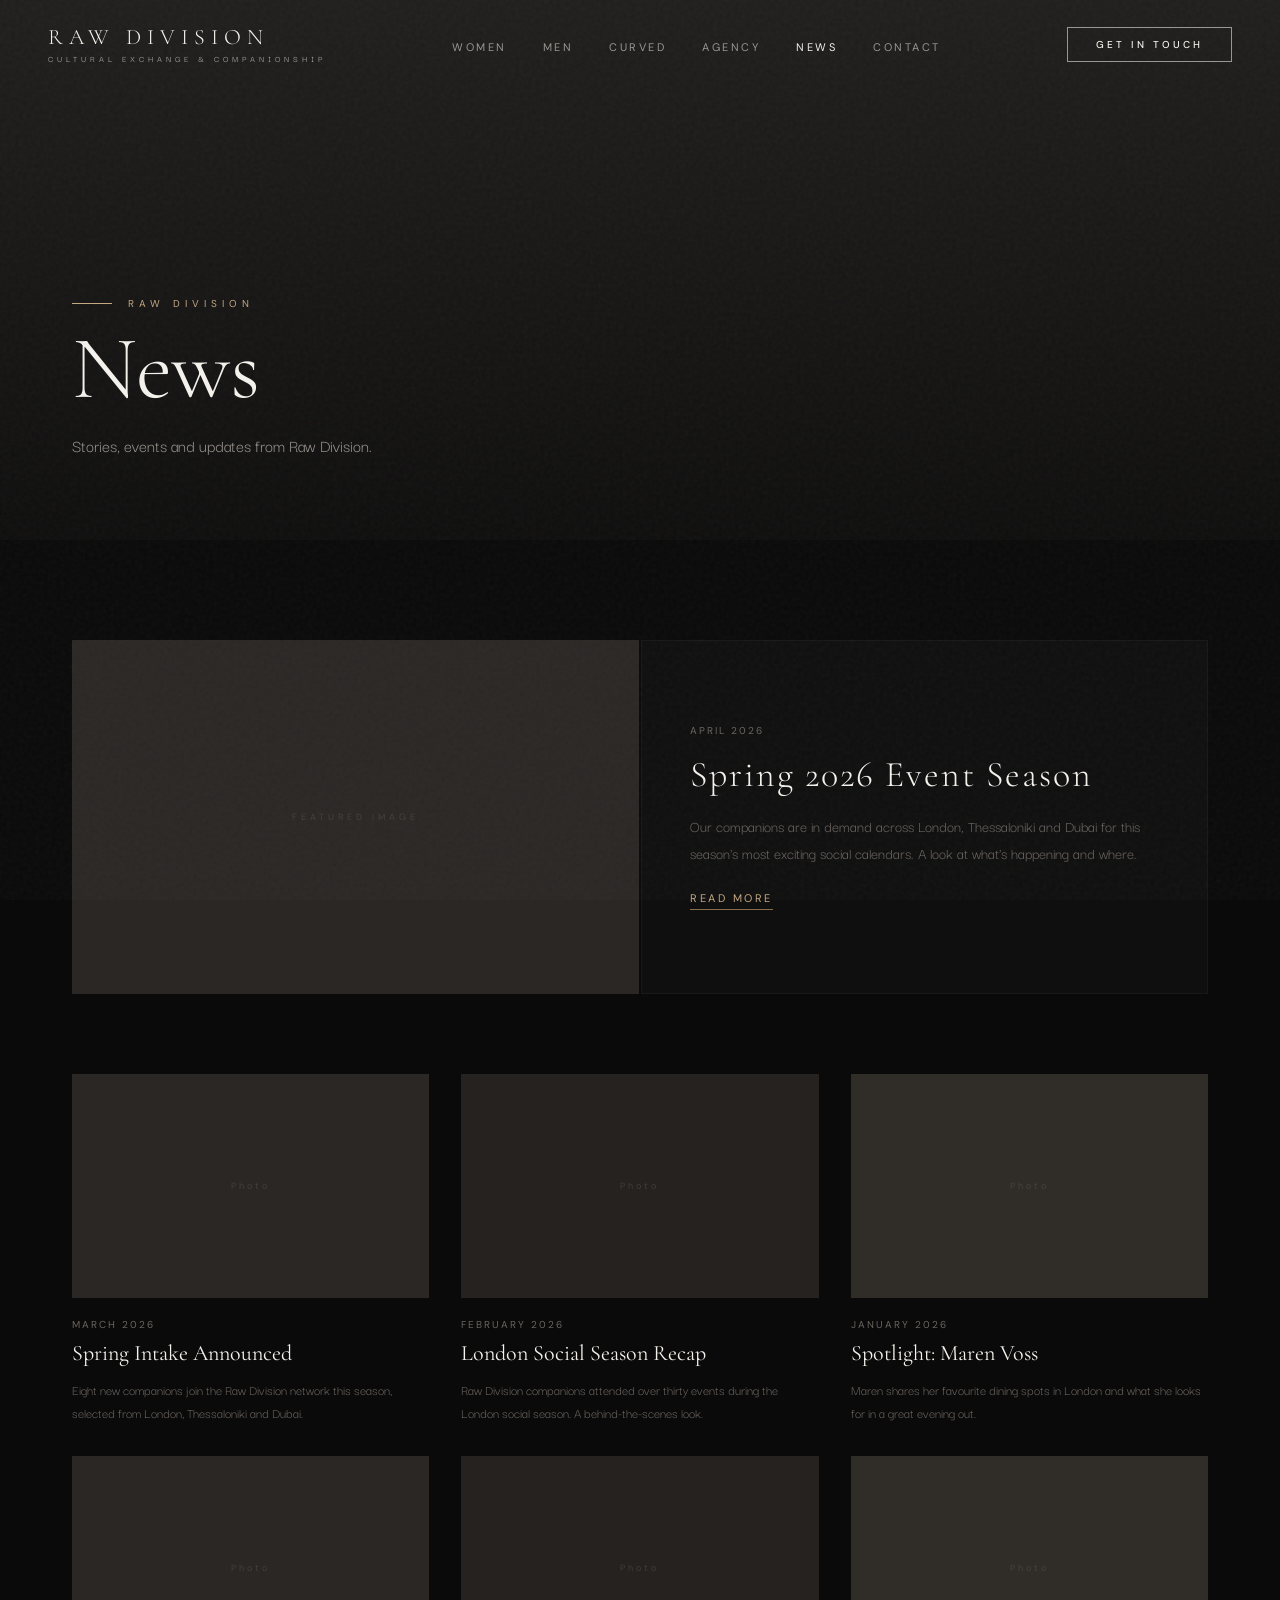
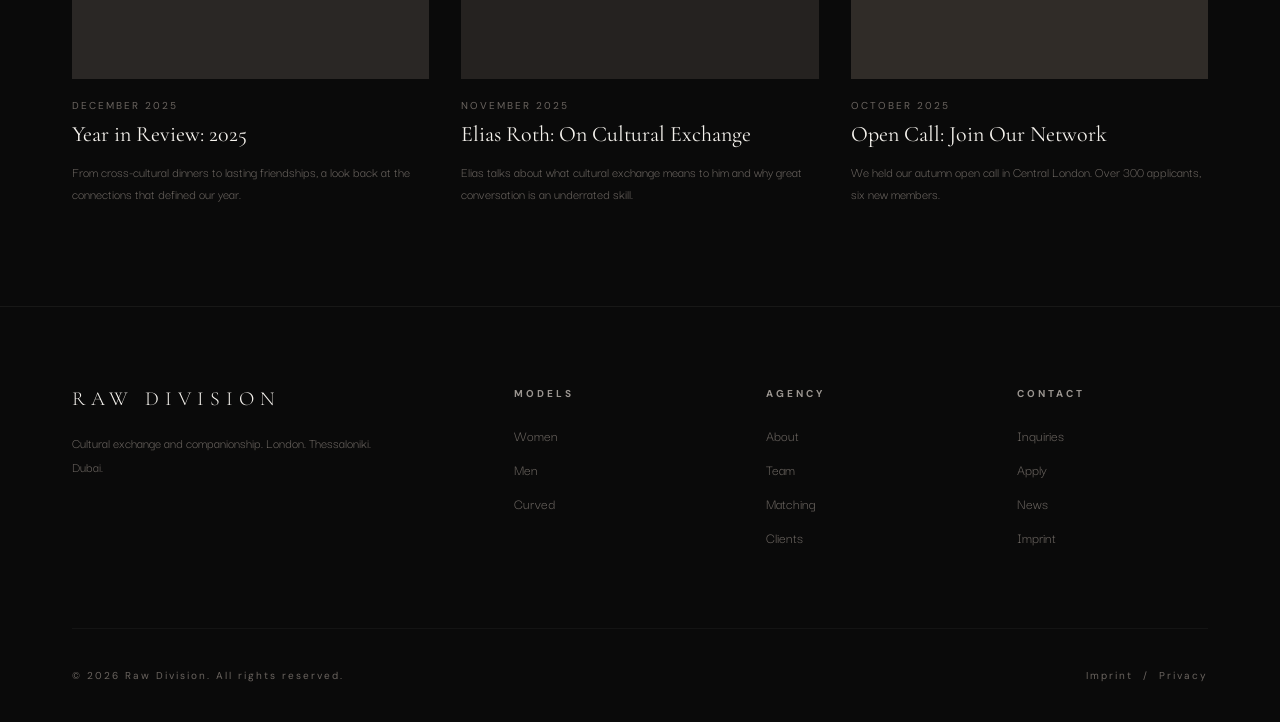
<file: news.html>
<!DOCTYPE html>
<html lang="en">
<head>
<meta charset="UTF-8">
<meta name="viewport" content="width=device-width, initial-scale=1.0">
<title>News | Raw Division</title>
<link rel="stylesheet" href="styles.css">
<style>
  .news-featured {
    display: grid;
    grid-template-columns: 1fr 1fr;
    gap: 2px;
    margin-bottom: 80px;
  }
  .news-featured-img {
    aspect-ratio: 16/10;
    background: var(--dark-gray);
    display: flex;
    align-items: center;
    justify-content: center;
  }
  .news-featured-img .ph-label {
    font-family: var(--font-ui);
    font-size: 9px;
    letter-spacing: 4px;
    color: var(--mid-gray);
    opacity: var(--ph-opacity);
    text-transform: uppercase;
  }
  .news-featured-content {
    padding: 48px;
    display: flex;
    flex-direction: column;
    justify-content: center;
    background: var(--overlay-faint);
    border: 1px solid var(--border-muted);
  }
  .news-featured-content .news-card-date {
    font-family: var(--font-ui);
    font-size: 10px;
    letter-spacing: 2px;
    text-transform: uppercase;
    color: var(--mid-gray);
    margin-bottom: 16px;
  }
  .news-featured-content h2 {
    font-family: var(--font-display);
    font-size: 36px;
    font-weight: 300;
    margin-bottom: 16px;
    line-height: 1.2;
  }
  .news-featured-content p {
    font-family: var(--font-body);
    font-size: 16px;
    color: var(--mid-gray);
    line-height: 1.7;
    margin-bottom: 24px;
  }
  .news-featured-content .read-more {
    font-family: var(--font-ui);
    font-size: 11px;
    letter-spacing: 2.5px;
    text-transform: uppercase;
    color: var(--accent);
    border-bottom: 1px solid var(--accent-dark);
    padding-bottom: 4px;
    align-self: flex-start;
    transition: color 0.3s, border-color 0.3s;
  }
  .news-featured-content .read-more:hover {
    color: var(--white);
    border-color: var(--white);
  }
  @media (max-width: 1024px) {
    .news-featured { grid-template-columns: 1fr; }
    .news-featured-content { padding: 32px; }
  }
</style>
</head>
<body>

<nav class="nav" id="mainNav">
  <a href="index.html" class="nav-logo">Raw Division<span>Cultural Exchange &amp; Companionship</span></a>
  <ul class="nav-links">
    <li><a href="women.html">Women</a></li>
    <li><a href="men.html">Men</a></li>
    <li><a href="curved.html">Curved</a></li>
    <li><a href="agency.html">Agency</a></li>
    <li><a href="news.html" class="active">News</a></li>
    <li><a href="contact.html">Contact</a></li>
  </ul>
  <a href="contact.html" class="nav-cta">Get in Touch</a>
  <button class="hamburger" id="hamburgerBtn"><span></span><span></span><span></span></button>
</nav>
<div class="mobile-nav" id="mobileNav">
  <button class="mobile-nav-close" id="mobileNavClose">&times;</button>
  <a href="women.html">Women</a><a href="men.html">Men</a>
  <a href="curved.html">Curved</a><a href="agency.html">Agency</a><a href="news.html">News</a>
  <a href="contact.html">Contact</a><a href="apply.html">Apply</a>
</div>

<section class="page-hero">
  <div class="page-hero-bg"></div>
  <div class="page-hero-pre anim-fade-up anim-d1">Raw Division</div>
  <h1 class="anim-fade-up anim-d2">News</h1>
  <p class="hero-sub anim-fade-up anim-d3">Stories, events and updates from Raw Division.</p>
</section>

<section class="content-section">
  <!-- FEATURED -->
  <div class="news-featured reveal">
    <div class="news-featured-img"><span class="ph-label">Featured Image</span></div>
    <div class="news-featured-content">
      <div class="news-card-date">April 2026</div>
      <h2>Spring 2026 Event Season</h2>
      <p>Our companions are in demand across London, Thessaloniki and Dubai for this season's most exciting social calendars. A look at what's happening and where.</p>
      <a href="#" class="read-more">Read More</a>
    </div>
  </div>

  <!-- GRID -->
  <div class="news-grid">
    <div class="news-card reveal">
      <div class="news-card-img"><span class="ph-label">Photo</span></div>
      <div class="news-card-date">March 2026</div>
      <h3>Spring Intake Announced</h3>
      <p>Eight new companions join the Raw Division network this season, selected from London, Thessaloniki and Dubai.</p>
    </div>
    <div class="news-card reveal">
      <div class="news-card-img"><span class="ph-label">Photo</span></div>
      <div class="news-card-date">February 2026</div>
      <h3>London Social Season Recap</h3>
      <p>Raw Division companions attended over thirty events during the London social season. A behind-the-scenes look.</p>
    </div>
    <div class="news-card reveal">
      <div class="news-card-img"><span class="ph-label">Photo</span></div>
      <div class="news-card-date">January 2026</div>
      <h3>Spotlight: Maren Voss</h3>
      <p>Maren shares her favourite dining spots in London and what she looks for in a great evening out.</p>
    </div>
    <div class="news-card reveal">
      <div class="news-card-img"><span class="ph-label">Photo</span></div>
      <div class="news-card-date">December 2025</div>
      <h3>Year in Review: 2025</h3>
      <p>From cross-cultural dinners to lasting friendships, a look back at the connections that defined our year.</p>
    </div>
    <div class="news-card reveal">
      <div class="news-card-img"><span class="ph-label">Photo</span></div>
      <div class="news-card-date">November 2025</div>
      <h3>Elias Roth: On Cultural Exchange</h3>
      <p>Elias talks about what cultural exchange means to him and why great conversation is an underrated skill.</p>
    </div>
    <div class="news-card reveal">
      <div class="news-card-img"><span class="ph-label">Photo</span></div>
      <div class="news-card-date">October 2025</div>
      <h3>Open Call: Join Our Network</h3>
      <p>We held our autumn open call in Central London. Over 300 applicants, six new members.</p>
    </div>
  </div>
</section>

<footer class="footer">
  <div class="footer-top">
    <div class="footer-brand"><div class="footer-logo">Raw Division</div><p>Cultural exchange and companionship. London. Thessaloniki. Dubai.</p></div>
    <div class="footer-col"><h4>Models</h4><ul><li><a href="women.html">Women</a></li><li><a href="men.html">Men</a></li><li><a href="curved.html">Curved</a></li><li></li></ul></div>
    <div class="footer-col"><h4>Agency</h4><ul><li><a href="agency.html">About</a></li><li><a href="agency.html#team">Team</a></li><li><a href="contact.html">Matching</a></li><li><a href="agency.html#clients">Clients</a></li></ul></div>
    <div class="footer-col"><h4>Contact</h4><ul><li><a href="contact.html">Inquiries</a></li><li><a href="apply.html">Apply</a></li><li><a href="news.html">News</a></li><li><a href="#">Imprint</a></li></ul></div>
  </div>
  <div class="footer-bottom"><p>&copy; 2026 Raw Division. All rights reserved.</p><p>Imprint &nbsp;/&nbsp; Privacy</p></div>
</footer>
<script src="main.js"></script>
</body>
</html>
</file>
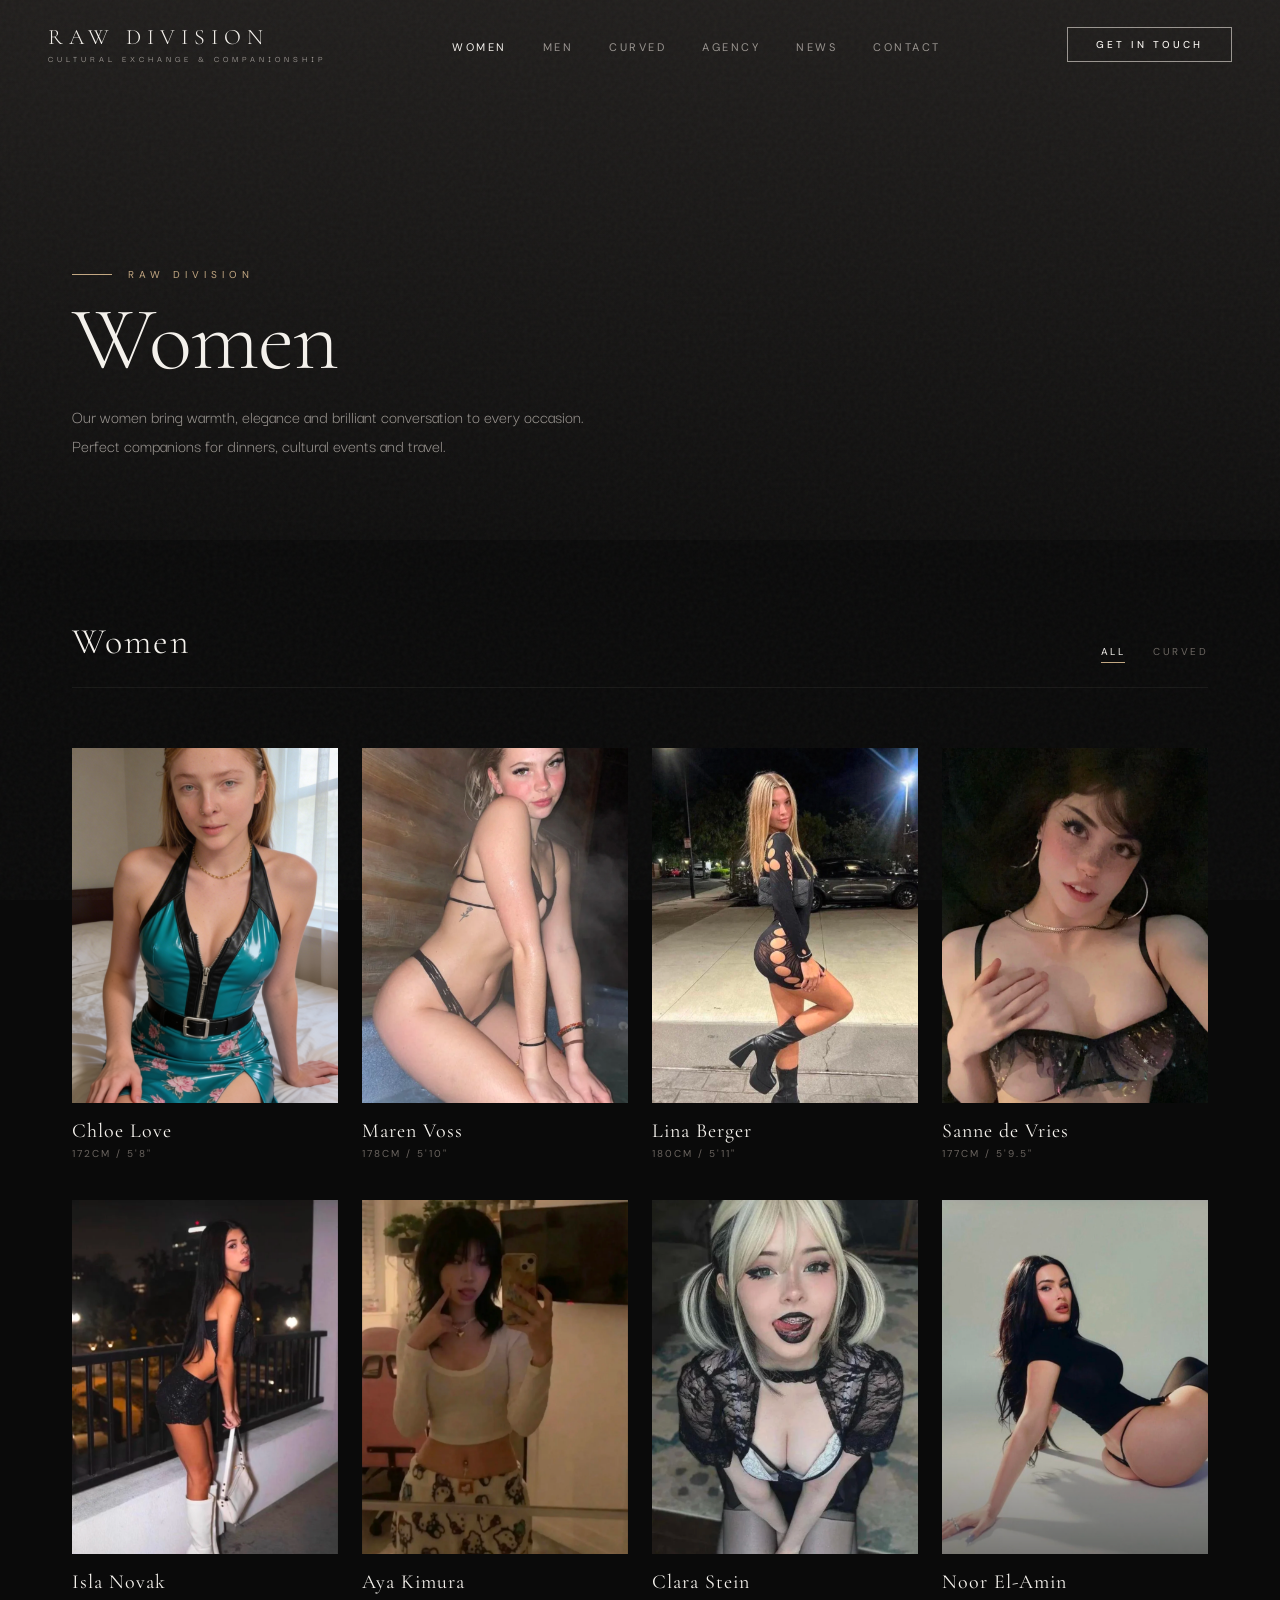
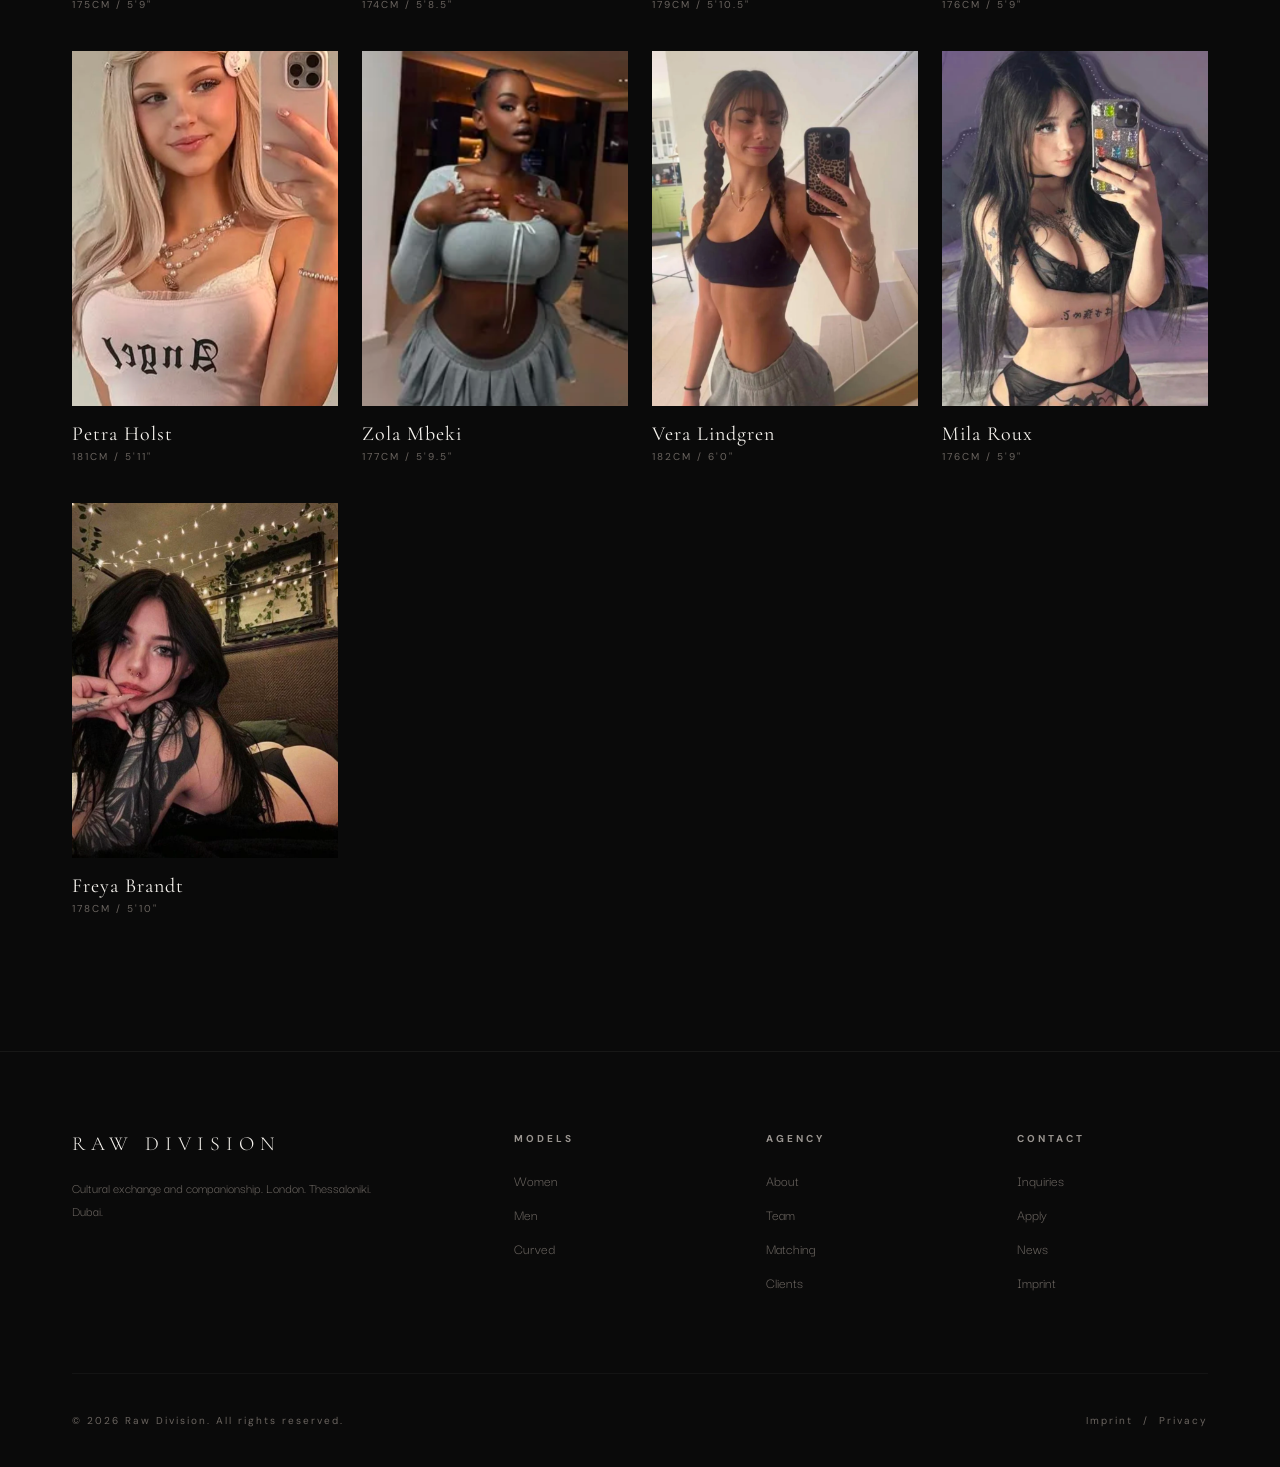
<file: women.html>
<!DOCTYPE html>
<html lang="en">
<head>
<meta charset="UTF-8">
<meta name="viewport" content="width=device-width, initial-scale=1.0">
<title>Women | Raw Division</title>
<link rel="stylesheet" href="styles.css">
</head>
<body>

<nav class="nav" id="mainNav">
  <a href="index.html" class="nav-logo">Raw Division<span>Cultural Exchange &amp; Companionship</span></a>
  <ul class="nav-links">
    <li><a href="women.html" class="active">Women</a></li>
    <li><a href="men.html">Men</a></li>
    <li><a href="curved.html">Curved</a></li>
    <li><a href="agency.html">Agency</a></li>
    <li><a href="news.html">News</a></li>
    <li><a href="contact.html">Contact</a></li>
  </ul>
  <a href="contact.html" class="nav-cta">Get in Touch</a>
  <button class="hamburger" id="hamburgerBtn"><span></span><span></span><span></span></button>
</nav>
<div class="mobile-nav" id="mobileNav">
  <button class="mobile-nav-close" id="mobileNavClose">&times;</button>
  <a href="women.html">Women</a><a href="men.html">Men</a>
  <a href="curved.html">Curved</a><a href="agency.html">Agency</a><a href="news.html">News</a>
  <a href="contact.html">Contact</a><a href="apply.html">Apply</a>
</div>

<section class="page-hero">
  <div class="page-hero-bg"></div>
  <div class="page-hero-pre anim-fade-up anim-d1">Raw Division</div>
  <h1 class="anim-fade-up anim-d2">Women</h1>
  <p class="hero-sub anim-fade-up anim-d3">Our women bring warmth, elegance and brilliant conversation to every occasion. Perfect companions for dinners, cultural events and travel.</p>
</section>

<section class="model-grid-section">
  <div class="model-grid-header reveal">
    <h2>Women</h2>
    <div class="model-grid-filter">
      <a href="women.html" class="active">All</a>
      
      <a href="curved.html">Curved</a>
    </div>
  </div>
  <div class="model-grid">
    <a href="model.html?id=chloe-love" class="model-card reveal">
      <div class="model-card-img" style="background-image: url('images/chloe-love-cover.jpg'); background-size: cover; background-position: center;"><div class="model-card-overlay"><span>View Profile</span></div></div>
      <div class="model-card-info"><div class="model-card-name">Chloe Love</div><div class="model-card-stats">172cm / 5'8"</div></div>
    </a>
    <a href="model.html?id=maren-voss" class="model-card reveal">
      <div class="model-card-img" style="background-image: url('images/maren-voss-cover.png'); background-size: cover; background-position: center;"><div class="model-card-overlay"><span>View Profile</span></div></div>
      <div class="model-card-info"><div class="model-card-name">Maren Voss</div><div class="model-card-stats">178cm / 5'10"</div></div>
    </a>
    <a href="model.html?id=lina-berger" class="model-card reveal">
      <div class="model-card-img" style="background-image: url('images/lina-berger-cover.png'); background-size: cover; background-position: center;"><div class="model-card-overlay"><span>View Profile</span></div></div>
      <div class="model-card-info"><div class="model-card-name">Lina Berger</div><div class="model-card-stats">180cm / 5'11"</div></div>
    </a>
    <a href="model.html?id=sanne-de-vries" class="model-card reveal">
      <div class="model-card-img" style="background-image: url('images/sanne-de-vries-cover.png'); background-size: cover; background-position: center;"><div class="model-card-overlay"><span>View Profile</span></div></div>
      <div class="model-card-info"><div class="model-card-name">Sanne de Vries</div><div class="model-card-stats">177cm / 5'9.5"</div></div>
    </a>
    <a href="model.html?id=isla-novak" class="model-card reveal">
      <div class="model-card-img" style="background-image: url('images/isla-novak-cover.png'); background-size: cover; background-position: center;"><div class="model-card-overlay"><span>View Profile</span></div></div>
      <div class="model-card-info"><div class="model-card-name">Isla Novak</div><div class="model-card-stats">175cm / 5'9"</div></div>
    </a>
    <a href="model.html?id=aya-kimura" class="model-card reveal">
      <div class="model-card-img" style="background-image: url('images/aya-kimura-cover.png'); background-size: cover; background-position: center;"><div class="model-card-overlay"><span>View Profile</span></div></div>
      <div class="model-card-info"><div class="model-card-name">Aya Kimura</div><div class="model-card-stats">174cm / 5'8.5"</div></div>
    </a>
    <a href="model.html?id=clara-stein" class="model-card reveal">
      <div class="model-card-img" style="background-image: url('images/clara-stein-cover.png'); background-size: cover; background-position: center;"><div class="model-card-overlay"><span>View Profile</span></div></div>
      <div class="model-card-info"><div class="model-card-name">Clara Stein</div><div class="model-card-stats">179cm / 5'10.5"</div></div>
    </a>
    <a href="model.html?id=noor-el-amin" class="model-card reveal">
      <div class="model-card-img" style="background-image: url('images/noor-el-amin-cover.png'); background-size: cover; background-position: center;"><div class="model-card-overlay"><span>View Profile</span></div></div>
      <div class="model-card-info"><div class="model-card-name">Noor El-Amin</div><div class="model-card-stats">176cm / 5'9"</div></div>
    </a>
    <a href="model.html?id=petra-holst" class="model-card reveal">
      <div class="model-card-img" style="background-image: url('images/petra-holst-cover.png'); background-size: cover; background-position: center;"><div class="model-card-overlay"><span>View Profile</span></div></div>
      <div class="model-card-info"><div class="model-card-name">Petra Holst</div><div class="model-card-stats">181cm / 5'11"</div></div>
    </a>
    <a href="model.html?id=zola-mbeki" class="model-card reveal">
      <div class="model-card-img" style="background-image: url('images/zola-mbeki-cover.png'); background-size: cover; background-position: center;"><div class="model-card-overlay"><span>View Profile</span></div></div>
      <div class="model-card-info"><div class="model-card-name">Zola Mbeki</div><div class="model-card-stats">177cm / 5'9.5"</div></div>
    </a>
    <a href="model.html?id=vera-lindgren" class="model-card reveal">
      <div class="model-card-img" style="background-image: url('images/vera-lindgren-cover.png'); background-size: cover; background-position: center;"><div class="model-card-overlay"><span>View Profile</span></div></div>
      <div class="model-card-info"><div class="model-card-name">Vera Lindgren</div><div class="model-card-stats">182cm / 6'0"</div></div>
    </a>
    <a href="model.html?id=mila-roux" class="model-card reveal">
      <div class="model-card-img" style="background-image: url('images/mila-roux-cover.png'); background-size: cover; background-position: center;"><div class="model-card-overlay"><span>View Profile</span></div></div>
      <div class="model-card-info"><div class="model-card-name">Mila Roux</div><div class="model-card-stats">176cm / 5'9"</div></div>
    </a>
    <a href="model.html?id=freya-brandt" class="model-card reveal">
      <div class="model-card-img" style="background-image: url('images/freya-brandt-cover.png'); background-size: cover; background-position: center;"><div class="model-card-overlay"><span>View Profile</span></div></div>
      <div class="model-card-info"><div class="model-card-name">Freya Brandt</div><div class="model-card-stats">178cm / 5'10"</div></div>
    </a>
  </div>
</section>

<footer class="footer">
  <div class="footer-top">
    <div class="footer-brand"><div class="footer-logo">Raw Division</div><p>Cultural exchange and companionship. London. Thessaloniki. Dubai.</p></div>
    <div class="footer-col"><h4>Models</h4><ul><li><a href="women.html">Women</a></li><li><a href="men.html">Men</a></li><li><a href="curved.html">Curved</a></li><li></li></ul></div>
    <div class="footer-col"><h4>Agency</h4><ul><li><a href="agency.html">About</a></li><li><a href="agency.html">Team</a></li><li><a href="contact.html">Matching</a></li><li><a href="agency.html">Clients</a></li></ul></div>
    <div class="footer-col"><h4>Contact</h4><ul><li><a href="contact.html">Inquiries</a></li><li><a href="apply.html">Apply</a></li><li><a href="news.html">News</a></li><li><a href="#">Imprint</a></li></ul></div>
  </div>
  <div class="footer-bottom"><p>&copy; 2026 Raw Division. All rights reserved.</p><p>Imprint &nbsp;/&nbsp; Privacy</p></div>
</footer>
<script src="main.js"></script>
</body>
</html>
</file>
<file: styles.css>
@import url('https://fonts.googleapis.com/css2?family=Cormorant+Garamond:ital,wght@0,300;0,400;0,500;0,600;0,700;1,300;1,400&family=Darker+Grotesque:wght@300;400;500;600;700;800;900&family=DM+Sans:wght@300;400;500&display=swap');

:root {
  /* ── Palette ── */
  --black: #0a0a0a;
  --white: #f5f2ed;
  --warm-gray: #9a9590;
  --mid-gray: #6b6560;
  --dark-gray: #2a2725;
  --accent: #c4a882;
  --accent-dark: #8a6d4b;

  /* ── Surfaces (placeholder tone variations) ── */
  --surface-1: #2a2725;
  --surface-2: #252220;
  --surface-3: #302c28;
  --surface-4: #1e1c1a;
  --surface-5: #28251f;
  --surface-6: #232120;

  /* ── Borders & dividers ── */
  --border-subtle: rgba(245, 242, 237, 0.06);
  --border-muted: rgba(245, 242, 237, 0.04);
  --border-medium: rgba(245, 242, 237, 0.1);
  --border-strong: rgba(245, 242, 237, 0.15);

  /* ── Surface overlays ── */
  --overlay-faint: rgba(245, 242, 237, 0.02);
  --overlay-hover: rgba(245, 242, 237, 0.04);
  --overlay-accent-faint: rgba(196, 168, 130, 0.03);
  --overlay-accent-glow: rgba(196, 168, 130, 0.04);
  --accent-muted: rgba(196, 168, 130, 0.3);
  --watermark: rgba(245, 242, 237, 0.03);
  --watermark-faint: rgba(245, 242, 237, 0.02);

  /* ── Scrim gradients ── */
  --scrim-nav: rgba(10, 10, 10, 0.88);
  --scrim-light: rgba(10, 10, 10, 0.3);
  --scrim-medium: rgba(10, 10, 10, 0.6);
  --scrim-heavy: rgba(10, 10, 10, 0.75);
  --scrim-hero: rgba(10, 10, 10, 0.85);
  --scrim-deep: rgba(10, 10, 10, 0.8);

  /* ── Typography ── */
  --font-display: 'Cormorant Garamond', Georgia, serif;
  --font-body: 'Darker Grotesque', sans-serif;
  --font-ui: 'DM Sans', sans-serif;

  --text-xs: 9px;
  --text-sm: 10px;
  --text-base: 11px;
  --text-md: 14px;
  --text-body: 16px;
  --text-body-lg: 17px;
  --text-lg: 20px;
  --text-xl: 22px;
  --text-2xl: 28px;
  --text-3xl: 32px;
  --text-4xl: 36px;
  --text-5xl: 42px;
  --text-6xl: 48px;

  --weight-light: 300;
  --weight-regular: 400;
  --weight-medium: 500;

  --tracking-tight: -1px;
  --tracking-body: 1px;
  --tracking-ui: 2px;
  --tracking-ui-wide: 2.5px;
  --tracking-caps: 3px;
  --tracking-label: 4px;
  --tracking-spread: 5px;
  --tracking-logo: 6px;

  /* ── Spacing scale (8px base) ── */
  --space-xs: 4px;
  --space-sm: 8px;
  --space-md: 16px;
  --space-lg: 24px;
  --space-xl: 32px;
  --space-2xl: 48px;
  --space-3xl: 60px;
  --space-4xl: 72px;
  --space-5xl: 80px;
  --space-6xl: 100px;
  --space-7xl: 120px;

  /* ── Z-index layers ── */
  --z-base: 0;
  --z-content: 1;
  --z-overlay: 2;
  --z-nav: 100;
  --z-mobile-nav: 150;
  --z-hamburger: 200;
  --z-grain: 9999;

  /* ── Transitions ── */
  --ease-out: cubic-bezier(0.25, 0.1, 0.25, 1);
  --duration-fast: 0.3s;
  --duration-medium: 0.4s;
  --duration-slow: 0.6s;
  --duration-slower: 0.7s;

  /* ── Placeholder opacity ── */
  --ph-opacity: 0.4;
}

* { margin: 0; padding: 0; box-sizing: border-box; }
html { scroll-behavior: smooth; background: var(--black); }
body {
  font-family: var(--font-body);
  background: var(--black);
  color: var(--white);
  overflow-x: hidden;
  -webkit-font-smoothing: antialiased;
}
body::after {
  content: '';
  position: fixed;
  top: 0; left: 0; right: 0; bottom: 0;
  background-image: url("data:image/svg+xml,%3Csvg viewBox='0 0 256 256' xmlns='http://www.w3.org/2000/svg'%3E%3Cfilter id='n'%3E%3CfeTurbulence type='fractalNoise' baseFrequency='0.85' numOctaves='4' stitchTiles='stitch'/%3E%3C/filter%3E%3Crect width='100%25' height='100%25' filter='url(%23n)' opacity='0.04'/%3E%3C/svg%3E");
  pointer-events: none;
  z-index: var(--z-grain);
}
a { color: inherit; text-decoration: none; }
img { max-width: 100%; display: block; }

/* ── NAVIGATION ── */
.nav {
  position: fixed;
  top: 0; left: 0; right: 0;
  z-index: var(--z-nav);
  padding: 24px 48px;
  display: flex;
  align-items: center;
  justify-content: space-between;
  transition: background 0.4s, backdrop-filter 0.4s;
}
.nav.scrolled {
  background: var(--scrim-nav);
  backdrop-filter: blur(20px);
  -webkit-backdrop-filter: blur(20px);
}
.nav-logo {
  font-family: var(--font-display);
  font-size: 22px;
  font-weight: 300;
  letter-spacing: 6px;
  text-transform: uppercase;
  color: var(--white);
}
.nav-logo span {
  display: block;
  font-family: var(--font-body);
  font-size: 9px;
  letter-spacing: 4px;
  color: var(--warm-gray);
  margin-top: 2px;
  font-weight: 500;
}
.nav-links {
  display: flex;
  gap: 36px;
  list-style: none;
  align-items: center;
}
.nav-links a {
  font-family: var(--font-ui);
  font-size: 11px;
  letter-spacing: 2.5px;
  text-transform: uppercase;
  color: var(--warm-gray);
  transition: color 0.3s;
  font-weight: 400;
}
.nav-links a:hover, .nav-links a.active { color: var(--white); }
.nav-cta {
  font-family: var(--font-ui);
  font-size: 10px;
  letter-spacing: 3px;
  text-transform: uppercase;
  padding: 10px 28px;
  border: 1px solid var(--warm-gray);
  color: var(--white);
  transition: all 0.3s;
  font-weight: 500;
}
.nav-cta:hover {
  background: var(--white);
  color: var(--black);
  border-color: var(--white);
}
.hamburger {
  display: none;
  flex-direction: column;
  gap: 5px;
  cursor: pointer;
  z-index: var(--z-hamburger);
  background: none;
  border: none;
}
.hamburger span {
  width: 24px;
  height: 1px;
  background: var(--white);
  transition: 0.3s;
}

/* ── MOBILE NAV ── */
.mobile-nav {
  position: fixed;
  top: 0; left: 0; right: 0; bottom: 0;
  background: var(--black);
  z-index: var(--z-mobile-nav);
  display: flex;
  flex-direction: column;
  align-items: center;
  justify-content: center;
  gap: 32px;
  opacity: 0;
  pointer-events: none;
  transition: opacity 0.4s;
}
.mobile-nav.open {
  opacity: 1;
  pointer-events: all;
}
.mobile-nav a {
  font-family: var(--font-display);
  font-size: 32px;
  font-weight: 300;
  letter-spacing: 4px;
  color: var(--warm-gray);
  transition: color 0.3s;
}
.mobile-nav a:hover { color: var(--white); }
.mobile-nav-close {
  position: absolute;
  top: 24px;
  right: 32px;
  font-size: 28px;
  color: var(--white);
  cursor: pointer;
  background: none;
  border: none;
  font-family: var(--font-body);
  font-weight: 300;
}

/* ── PAGE HERO ── */
.page-hero {
  min-height: 60vh;
  display: flex;
  flex-direction: column;
  justify-content: flex-end;
  padding: 160px 72px 80px;
  position: relative;
  overflow: hidden;
}
.page-hero.full { min-height: 100vh; }
.page-hero-bg {
  position: absolute;
  inset: 0;
  background: var(--dark-gray);
  z-index: var(--z-base);
}
.page-hero-bg::after {
  content: '';
  position: absolute;
  inset: 0;
  background: linear-gradient(180deg, var(--scrim-light) 0%, var(--scrim-hero) 100%);
}
.page-hero-pre {
  font-family: var(--font-ui);
  font-size: 10px;
  letter-spacing: 5px;
  text-transform: uppercase;
  color: var(--accent);
  margin-bottom: 16px;
  position: relative;
  z-index: var(--z-overlay);
  display: flex;
  align-items: center;
  gap: 16px;
}
.page-hero-pre::before {
  content: '';
  width: 40px;
  height: 1px;
  background: var(--accent);
}
.page-hero h1 {
  font-family: var(--font-display);
  font-size: clamp(48px, 7vw, 110px);
  font-weight: 300;
  line-height: 0.95;
  letter-spacing: -1px;
  position: relative;
  z-index: var(--z-overlay);
}

.page-hero p.hero-sub {
  font-family: var(--font-body);
  font-size: 18px;
  font-weight: 400;
  color: var(--warm-gray);
  margin-top: 20px;
  position: relative;
  z-index: var(--z-overlay);
  max-width: 560px;
  line-height: 1.6;
}

/* ── MODEL GRID (Women, Men, etc.) ── */
.model-grid-section {
  padding: 80px 72px 120px;
}
.model-grid-header {
  display: flex;
  align-items: flex-end;
  justify-content: space-between;
  margin-bottom: 60px;
  border-bottom: 1px solid var(--border-subtle);
  padding-bottom: 24px;
}
.model-grid-header h2 {
  font-family: var(--font-display);
  font-size: 36px;
  font-weight: 300;
  letter-spacing: 2px;
}
.model-grid-filter {
  display: flex;
  gap: 28px;
}
.model-grid-filter a {
  font-family: var(--font-ui);
  font-size: 10px;
  letter-spacing: 2.5px;
  text-transform: uppercase;
  color: var(--mid-gray);
  transition: color 0.3s;
  padding-bottom: 4px;
}
.model-grid-filter a:hover, .model-grid-filter a.active {
  color: var(--white);
  border-bottom: 1px solid var(--accent);
}

.model-grid {
  display: grid;
  grid-template-columns: repeat(4, 1fr);
  gap: 24px;
}
.model-card {
  position: relative;
  overflow: hidden;
  cursor: pointer;
}
.model-card-img {
  aspect-ratio: 3/4;
  background-color: var(--dark-gray);
  background-size: cover;
  background-position: center;
  background-repeat: no-repeat;
  display: flex;
  align-items: center;
  justify-content: center;
  overflow: hidden;
  position: relative;
  transition: transform var(--duration-slow) var(--ease-out);
}
.model-card:hover .model-card-img { transform: scale(1.03); }
.model-card-img .ph-label {
  font-family: var(--font-ui);
  font-size: 9px;
  letter-spacing: 4px;
  text-transform: uppercase;
  color: var(--mid-gray);
  opacity: var(--ph-opacity);
}
.model-card-overlay {
  position: absolute;
  inset: 0;
  background: linear-gradient(180deg, transparent 40%, var(--scrim-medium) 100%);
  opacity: 0;
  transition: opacity 0.4s;
  display: flex;
  align-items: flex-end;
  padding: 20px;
}
.model-card:hover .model-card-overlay { opacity: 1; }
.model-card-overlay span {
  font-family: var(--font-ui);
  font-size: 10px;
  letter-spacing: 2px;
  text-transform: uppercase;
  color: var(--white);
}
.model-card-info { padding: 16px 0; }
.model-card-name {
  font-family: var(--font-display);
  font-size: 20px;
  font-weight: 400;
  letter-spacing: 1px;
  transition: color 0.3s;
}
.model-card:hover .model-card-name { color: var(--accent); }
.model-card-stats {
  font-family: var(--font-ui);
  font-size: 10px;
  letter-spacing: 2px;
  text-transform: uppercase;
  color: var(--mid-gray);
  margin-top: 4px;
}

/* Vary card bg tones */
.model-card:nth-child(6n+1) .model-card-img { background-color: var(--surface-1); }
.model-card:nth-child(6n+2) .model-card-img { background-color: var(--surface-2); }
.model-card:nth-child(6n+3) .model-card-img { background-color: var(--surface-3); }
.model-card:nth-child(6n+4) .model-card-img { background-color: var(--surface-4); }
.model-card:nth-child(6n+5) .model-card-img { background-color: var(--surface-5); }
.model-card:nth-child(6n+6) .model-card-img { background-color: var(--surface-6); }

/* ── CONTENT SECTIONS ── */
.content-section {
  padding: 100px 72px;
  position: relative;
}
.content-section.bordered {
  border-top: 1px solid var(--border-subtle);
}
.content-section h2 {
  font-family: var(--font-display);
  font-size: 42px;
  font-weight: 300;
  letter-spacing: 2px;
  margin-bottom: 40px;
}
.content-section h3 {
  font-family: var(--font-display);
  font-size: 28px;
  font-weight: 400;
  margin-bottom: 20px;
}
.content-section p {
  font-family: var(--font-body);
  font-size: 17px;
  line-height: 1.7;
  color: var(--warm-gray);
  max-width: 720px;
}
.content-section p + p { margin-top: 20px; }

/* Two-column layout */
.two-col {
  display: grid;
  grid-template-columns: 1fr 1fr;
  gap: 80px;
  align-items: start;
}
.two-col-narrow {
  display: grid;
  grid-template-columns: 1fr 2fr;
  gap: 80px;
  align-items: start;
}

/* ── AGENCY FEATURES ── */
.features-grid {
  display: grid;
  grid-template-columns: repeat(3, 1fr);
  gap: 2px;
  margin-top: 60px;
}
.feature-card {
  padding: 48px 36px;
  background: var(--overlay-faint);
  border: 1px solid var(--border-muted);
  transition: background 0.4s;
}
.feature-card:hover { background: var(--overlay-hover); }
.feature-number {
  font-family: var(--font-display);
  font-size: 48px;
  font-weight: 300;
  color: var(--accent-muted);
  margin-bottom: 24px;
  line-height: 1;
}
.feature-card h4 {
  font-family: var(--font-display);
  font-size: 22px;
  font-weight: 400;
  margin-bottom: 16px;
  color: var(--white);
}
.feature-card p {
  font-family: var(--font-body);
  font-size: 15px;
  color: var(--mid-gray);
  line-height: 1.6;
}

/* ── CLIENTS STRIP ── */
.clients-strip {
  padding: 60px 72px;
  border-top: 1px solid var(--border-subtle);
  border-bottom: 1px solid var(--border-subtle);
}
.clients-strip h4 {
  font-family: var(--font-ui);
  font-size: 10px;
  letter-spacing: 3px;
  text-transform: uppercase;
  color: var(--mid-gray);
  margin-bottom: 36px;
  text-align: center;
}
.clients-logos {
  display: flex;
  align-items: center;
  justify-content: center;
  gap: 64px;
  flex-wrap: wrap;
}
.client-logo-placeholder {
  font-family: var(--font-display);
  font-size: 18px;
  font-weight: 300;
  color: var(--mid-gray);
  letter-spacing: 3px;
  opacity: var(--ph-opacity);
  text-transform: uppercase;
  transition: opacity 0.3s;
}
.client-logo-placeholder:hover { opacity: 1; }

/* ── NEWS CARDS ── */
.news-grid {
  display: grid;
  grid-template-columns: repeat(3, 1fr);
  gap: 32px;
  margin-top: 60px;
}
.news-card {
  cursor: pointer;
  transition: transform 0.3s;
}
.news-card:hover { transform: translateY(-4px); }
.news-card-img {
  aspect-ratio: 16/10;
  background: var(--dark-gray);
  margin-bottom: 20px;
  display: flex;
  align-items: center;
  justify-content: center;
  overflow: hidden;
}
.news-card-img .ph-label {
  font-family: var(--font-ui);
  font-size: 9px;
  letter-spacing: 3px;
  color: var(--mid-gray);
  opacity: var(--ph-opacity);
}
.news-card-date {
  font-family: var(--font-ui);
  font-size: 10px;
  letter-spacing: 2px;
  text-transform: uppercase;
  color: var(--mid-gray);
  margin-bottom: 8px;
}
.news-card h3 {
  font-family: var(--font-display);
  font-size: 22px;
  font-weight: 400;
  margin-bottom: 12px;
  line-height: 1.3;
}
.news-card p {
  font-family: var(--font-body);
  font-size: 14px;
  color: var(--mid-gray);
  line-height: 1.6;
}

/* Vary news card bg */
.news-card:nth-child(3n+1) .news-card-img { background-color: var(--surface-1); }
.news-card:nth-child(3n+2) .news-card-img { background-color: var(--surface-2); }
.news-card:nth-child(3n+3) .news-card-img { background-color: var(--surface-3); }

/* ── CONTACT / FORM ── */
.contact-grid {
  display: grid;
  grid-template-columns: 1fr 1fr;
  gap: 80px;
  margin-top: 60px;
}
.contact-info h3 {
  font-family: var(--font-display);
  font-size: 28px;
  font-weight: 400;
  margin-bottom: 24px;
}
.contact-info .contact-line {
  font-family: var(--font-body);
  font-size: 16px;
  color: var(--warm-gray);
  margin-bottom: 12px;
  line-height: 1.6;
}
.contact-info .contact-line a {
  color: var(--accent);
  transition: color 0.3s;
}
.contact-info .contact-line a:hover { color: var(--white); }
.contact-info .contact-label {
  font-family: var(--font-ui);
  font-size: 10px;
  letter-spacing: 3px;
  text-transform: uppercase;
  color: var(--mid-gray);
  margin-top: 40px;
  margin-bottom: 12px;
}

.contact-form { display: flex; flex-direction: column; gap: 24px; }
.form-group { display: flex; flex-direction: column; gap: 8px; }
.form-group label {
  font-family: var(--font-ui);
  font-size: 10px;
  letter-spacing: 2px;
  text-transform: uppercase;
  color: var(--mid-gray);
}
.form-group input,
.form-group textarea,
.form-group select {
  font-family: var(--font-body);
  font-size: 16px;
  padding: 14px 0;
  background: transparent;
  border: none;
  border-bottom: 1px solid var(--border-medium);
  color: var(--white);
  outline: none;
  transition: border-color 0.3s;
  resize: none;
}
.form-group input:focus,
.form-group textarea:focus,
.form-group select:focus {
  border-color: var(--accent);
}
.form-group select { cursor: pointer; }
.form-group select option { background: var(--black); color: var(--white); }
.form-group textarea { min-height: 100px; }

.submit-btn {
  align-self: flex-start;
  font-family: var(--font-ui);
  font-size: 11px;
  letter-spacing: 3px;
  text-transform: uppercase;
  padding: 14px 40px;
  border: 1px solid var(--accent-dark);
  background: transparent;
  color: var(--accent);
  cursor: pointer;
  transition: all 0.3s;
}
.submit-btn:hover {
  background: var(--accent);
  color: var(--black);
}

/* ── APPLICATION FORM EXTRAS ── */
.apply-upload-area {
  border: 1px dashed var(--border-strong);
  padding: 48px;
  text-align: center;
  cursor: pointer;
  transition: border-color 0.3s, background 0.3s;
}
.apply-upload-area:hover {
  border-color: var(--accent);
  background: var(--overlay-accent-faint);
}
.apply-upload-area p {
  font-family: var(--font-body);
  font-size: 15px;
  color: var(--mid-gray);
}
.apply-upload-area .upload-cta {
  font-family: var(--font-ui);
  font-size: 11px;
  letter-spacing: 2px;
  text-transform: uppercase;
  color: var(--accent);
  margin-top: 12px;
  display: inline-block;
}

/* ── FOOTER ── */
.footer {
  border-top: 1px solid var(--border-subtle);
  padding: 80px 72px 40px;
}
.footer-top {
  display: grid;
  grid-template-columns: 2fr 1fr 1fr 1fr;
  gap: 60px;
  margin-bottom: 80px;
}
.footer-brand .footer-logo {
  font-family: var(--font-display);
  font-size: 20px;
  font-weight: 300;
  letter-spacing: 6px;
  text-transform: uppercase;
  margin-bottom: 20px;
}
.footer-brand p {
  font-family: var(--font-body);
  font-size: 14px;
  color: var(--mid-gray);
  line-height: 1.7;
  max-width: 320px;
}
.footer-col h4 {
  font-family: var(--font-ui);
  font-size: 10px;
  letter-spacing: 3px;
  text-transform: uppercase;
  color: var(--warm-gray);
  margin-bottom: 24px;
}
.footer-col ul { list-style: none; display: flex; flex-direction: column; gap: 12px; }
.footer-col ul a {
  font-family: var(--font-body);
  font-size: 15px;
  color: var(--mid-gray);
  transition: color 0.3s;
}
.footer-col ul a:hover { color: var(--white); }
.footer-bottom {
  display: flex;
  align-items: center;
  justify-content: space-between;
  padding-top: 40px;
  border-top: 1px solid var(--border-muted);
}
.footer-bottom p {
  font-family: var(--font-ui);
  font-size: 10px;
  letter-spacing: 2px;
  color: var(--mid-gray);
}

/* ── ANIMATIONS ── */
@keyframes fadeUp {
  from { opacity: 0; transform: translateY(30px); }
  to { opacity: 1; transform: translateY(0); }
}
@keyframes slideRight {
  from { opacity: 0; transform: translateX(-20px); }
  to { opacity: 1; transform: translateX(0); }
}
.anim-fade-up { animation: fadeUp 0.8s ease-out forwards; opacity: 0; }
.anim-d1 { animation-delay: 0.1s; }
.anim-d2 { animation-delay: 0.25s; }
.anim-d3 { animation-delay: 0.4s; }
.anim-d4 { animation-delay: 0.55s; }

.reveal {
  opacity: 0;
  transform: translateY(24px);
  transition: opacity 0.7s ease-out, transform 0.7s ease-out;
}
.reveal.visible { opacity: 1; transform: translateY(0); }

/* ── RESPONSIVE ── */
@media (max-width: 1024px) {
  .nav { padding: 20px 32px; }
  .nav-links { display: none; }
  .hamburger { display: flex; }
  .page-hero { padding: 140px 32px 60px; min-height: 50vh; }
  .model-grid-section { padding: 60px 32px 80px; }
  .model-grid { grid-template-columns: repeat(3, 1fr); gap: 16px; }
  .content-section { padding: 60px 32px; }
  .two-col, .two-col-narrow { grid-template-columns: 1fr; gap: 40px; }
  .features-grid { grid-template-columns: repeat(2, 1fr); }
  .news-grid { grid-template-columns: repeat(2, 1fr); }
  .contact-grid { grid-template-columns: 1fr; gap: 48px; }
  .clients-strip { padding: 40px 32px; }
  .clients-logos { gap: 32px; }
  .footer { padding: 60px 32px 32px; }
  .footer-top { grid-template-columns: 1fr 1fr; gap: 40px; }
}
@media (max-width: 640px) {
  .model-grid { grid-template-columns: repeat(2, 1fr); gap: 10px; }
  .features-grid { grid-template-columns: 1fr; }
  .news-grid { grid-template-columns: 1fr; }
  .footer-top { grid-template-columns: 1fr; }
  .nav-cta { display: none; }
  .model-grid-filter { gap: 16px; flex-wrap: wrap; }
  .model-grid-header { flex-direction: column; align-items: flex-start; gap: 16px; }
}
</file>
